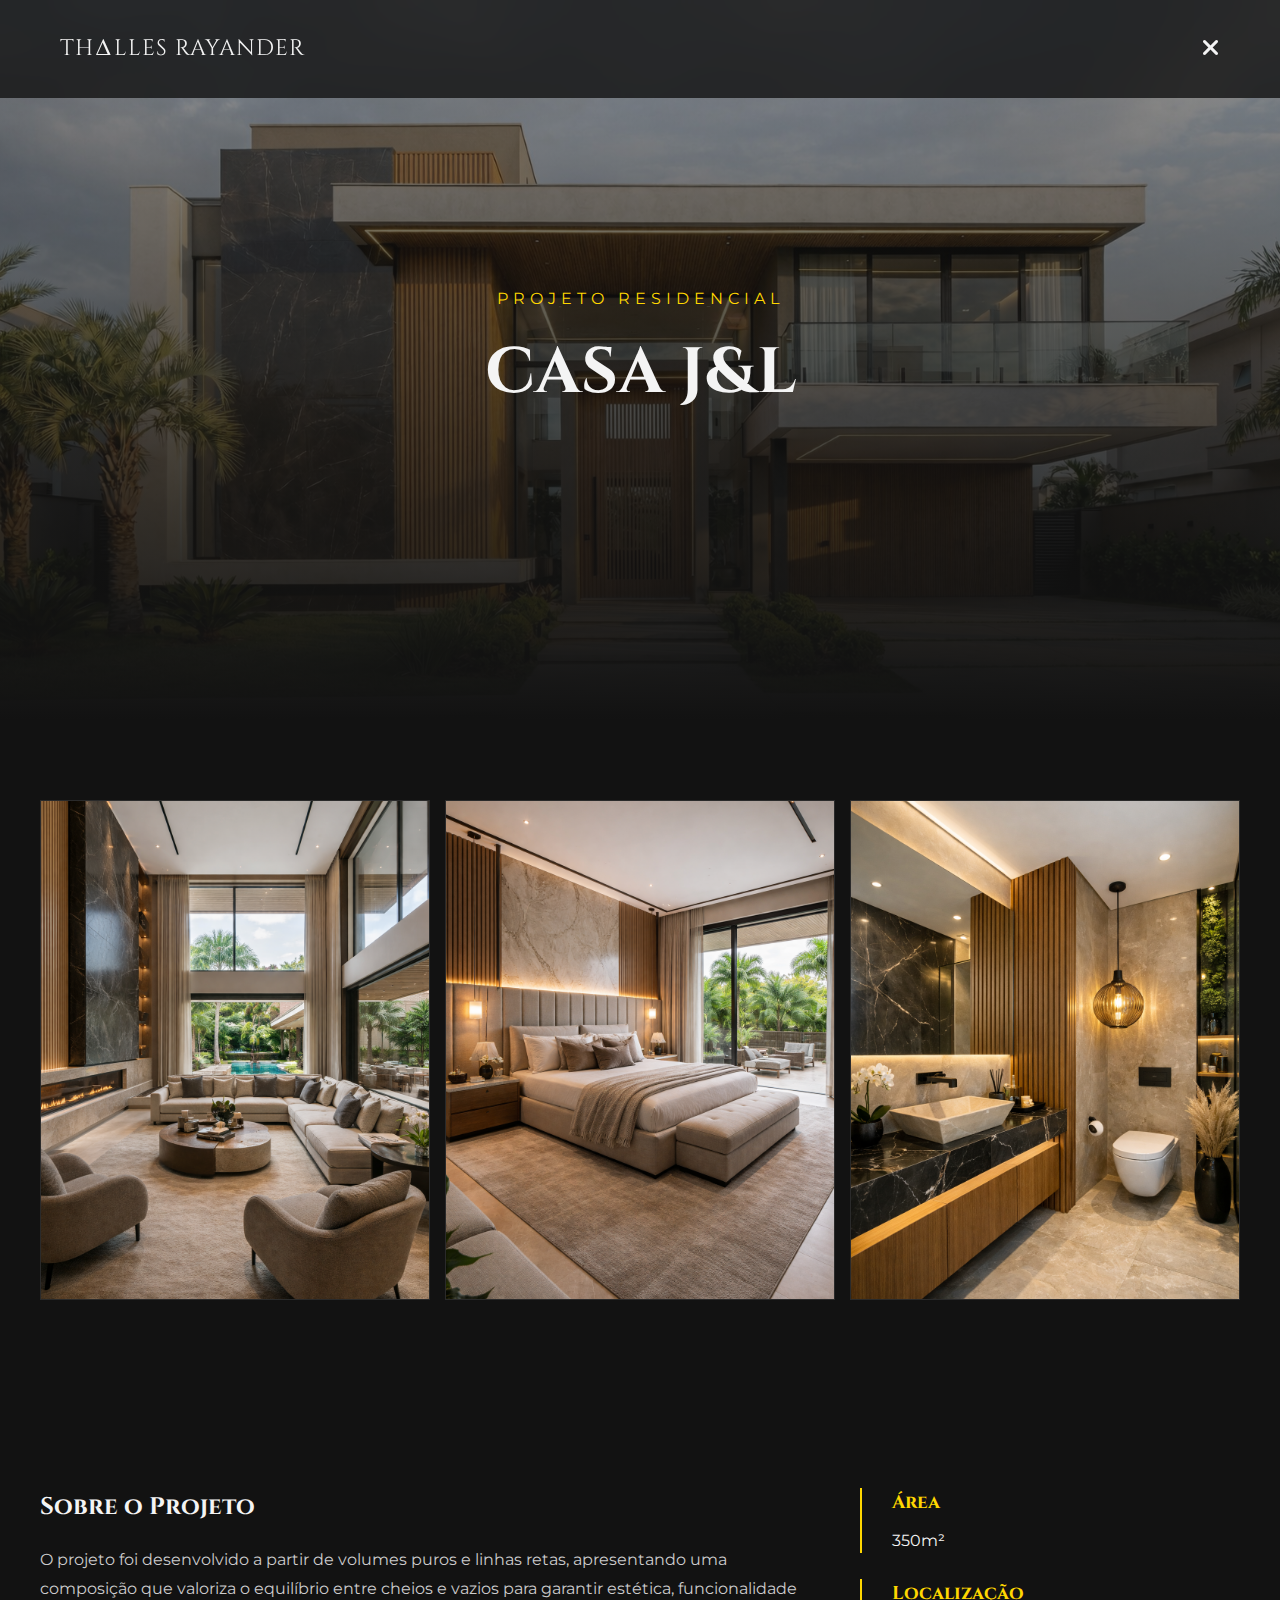
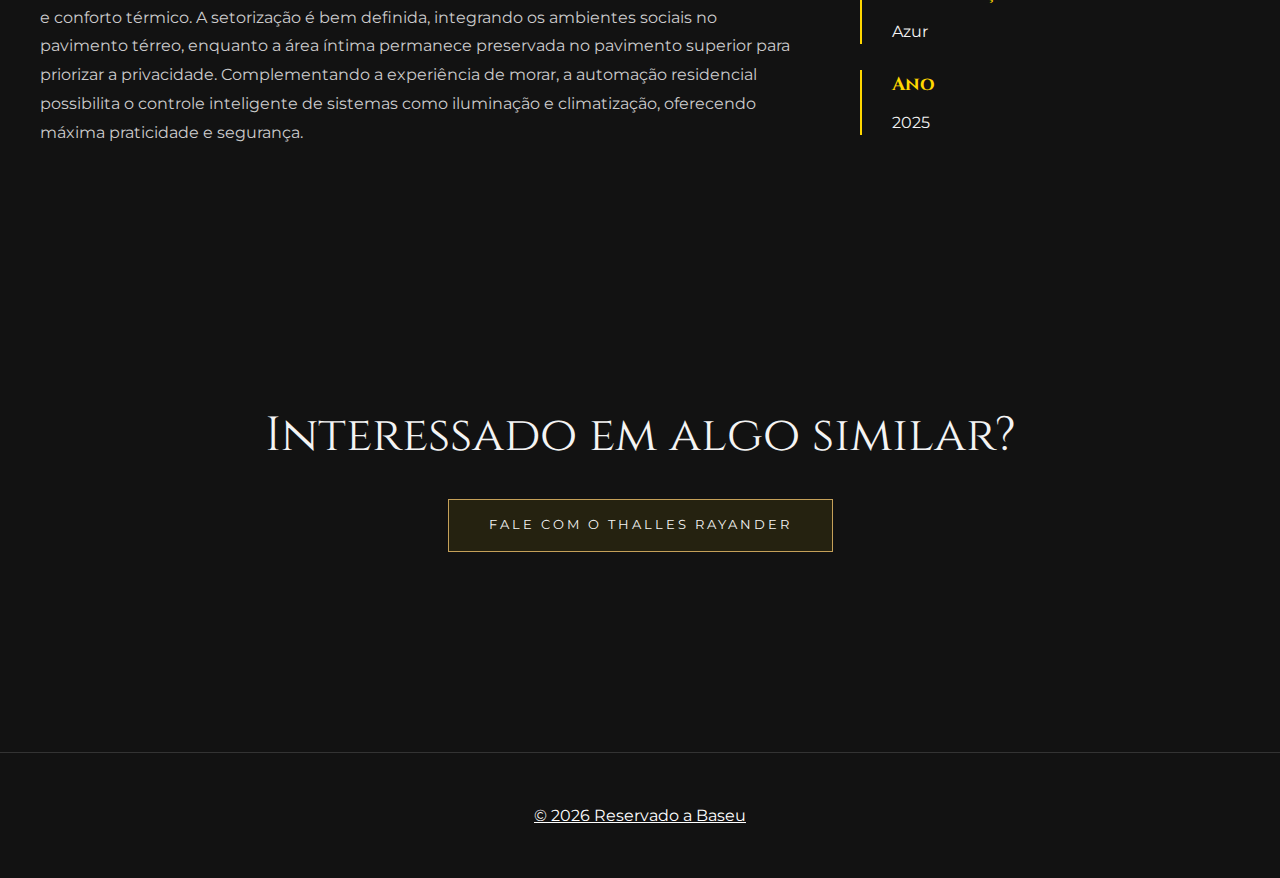
<file: projetos/casaj&l.html>
<!DOCTYPE html>
<html lang="pt-br">
<head>
    <meta charset="UTF-8">
    <meta name="viewport" content="width=device-width, initial-scale=1.0">
    <title>Projeto Casa J&L | Thalles Rayanderson</title>
    
    <link href="https://fonts.googleapis.com/css2?family=Cinzel:wght@400;700&family=Montserrat:wght@300;500&display=swap" rel="stylesheet">
    <link rel="stylesheet" href="https://cdnjs.cloudflare.com/ajax/libs/font-awesome/6.5.1/css/all.min.css">
    
    <link rel="stylesheet" href="../css/index/style.css">
    
    <style>
        /* A MÁGICA: Mude apenas esta cor em cada página de projeto */
        :root {
            --accent-color: Gold;
            --button-color: rgba(255, 217, 0, 0.082);
        }
        
        .project-header {
            padding: 30px 0;
            position: fixed;
            width: 100%;
            top: 0;
            z-index: 1000;
            background: rgba(18, 18, 18, 0.8);
            backdrop-filter: blur(15px);
        }

        .header-content {
            display: flex;
            justify-content: space-between;
            align-items: center;
        }

        .close-page {
            color: var(--text-light);
            font-size: 1.5rem;
            text-decoration: none;
            transition: 0.3s;
        }

        .close-page:hover {
            color: var(--accent-color);
            transform: rotate(90deg);
        }

        .project-hero {
            height: 80vh;
            background: linear-gradient(to bottom, rgba(18,18,18,0.2), rgba(18,18,18,1)), 
                        url('../img/foto-projeto-principal.jpg') no-repeat center center;
            background-size: cover;
            display: flex;
            align-items: center;
            justify-content: center;
            text-align: center;
        }

        .project-hero h1{
            font-size: 4rem;
        }

        .project-gallery {
            padding: 80px 0;
            background: #121212;
        }

        /* Estilo para o carrossel de 6 imagens */
        .gallery-grid {
            display: grid;
            grid-template-columns: repeat(3, 1fr);
            gap: 15px;
        }

        .gallery-item img {
            width: 100%;
            height: 500px;
            object-fit: cover;
            border: 1px solid rgba(255,255,255,0.1);
            transition: 0.5s;
        }

        .gallery-item img:hover {
            border-color: var(--accent-color);
        }

        .project-details {
            padding: 100px 0;
            display: grid;
            grid-template-columns: 2fr 1fr;
            gap: 60px;
        }

        .info-box {
            border-left: 2px solid var(--accent-color);
            padding-left: 30px;
        }

        .info-box h3 { color: var(--accent-color); font-family: 'Cinzel', serif; margin-bottom: 10px;}

        /* Tablet (Até 992px) */
        @media screen and (max-width: 992px) {
            .project-hero {
                height: 60vh;
            }

            .project-hero h1 {
                font-size: 3rem; /* Ajustado para não quebrar em telas médias */
            }

            .container {
                padding: 15px;
            }

            .gallery-grid {
                grid-template-columns: repeat(2, 1fr); /* 2 colunas no tablet */
                gap: 15px;
            }

            .gallery-item img {
                height: 500px;
            }

            .project-details {
                gap: 40px;
                padding: 60px 20px; /* Adicionado padding lateral */
            }

            .cta-content h2 {
                font-size: 3rem; 
            }
        }

/* Celulares (Até 768px) */
@media screen and (max-width: 768px) {
    .project-header {
        padding: 15px 0;
    }

    .project-hero {
        height: 80vh; /* Aumentado para manter o impacto visual no mobile */
    }

    .project-hero h1 {
        font-size: 2rem; /* Tamanho equilibrado para mobile */
        padding: 0 10px;
    }

    .project-hero span {
        font-size: 0.75rem;
        letter-spacing: 3px;
    }

    .gallery-grid {
        grid-template-columns: 1fr; /* 1 coluna: fotos grandes no celular */
        gap: 10px;
    }

    .gallery-item img {
        height: 400px; /* Mantém a imponência das fotos */
    }

    .project-details {
        grid-template-columns: 1fr; 
        padding: 40px 15px;
        text-align: center;
    }

    .info-box {
        border-left: none; 
        border-top: 1px solid var(--accent-color); 
        padding: 20px 0 0 0;
    }

    .specs {
        display: grid;
        grid-template-columns: 1fr; /* Mantém duas colunas para specs não ficarem longas */
        margin-top: 5px;
    }
}

/* Celulares Pequenos (Até 480px) */
@media screen and (max-width: 480px) {
    .project-hero h1 {
        font-size: 1.8rem;
    }

    .specs {
        grid-template-columns: 1fr; /* Em telas muito pequenas, volta para 1 coluna */
    }

    .cta-scroll {
        width: 100%; /* Botão ocupa a largura toda no celular pequeno */
        text-align: center;
    }

    .cta-content h2 {
        font-size: 2rem;
    }
}
    </style>
</head>
<body class="dark-theme">

    <header class="project-header">
        <div class="container header-content">
            <div class="logo">TH<span>Δ</span>LLES RAYANDER</div>
            <a href="../index.html" class="close-page"><i class="fas fa-times"></i></a>
        </div>
    </header>

    <main>
        <section class="project-hero" style="background-image: linear-gradient(to bottom, rgba(18,18,18,0.4), rgba(18,18,18,1)), url('./img/Casa J&L/foto 0 principal/1.png');">
            <div class="container">
                <span class="reveal-text" style="color: var(--accent-color); letter-spacing: 5px; display: block; margin-bottom: 10px;">PROJETO RESIDENCIAL</span>
                <h1 class="reveal-text" style="font-family: 'Cinzel', serif; text-transform: uppercase;">CASA J&L</h1>
            </div>
        </section>

        <section class="project-gallery container">
            <div class="gallery-grid">
                <div class="gallery-item"><img src="./img/Casa J&L/foto 1/ChatGPT Image 9 de fev. de 2026, 17_13_32.png"></div>
                <div class="gallery-item"><img src="./img/Casa J&L/foto 2/ChatGPT Image 9 de fev. de 2026, 17_15_24.png"></div>
                <div class="gallery-item"><img src="./img/Casa J&L/foto 3/ChatGPT Image 17 de fev. de 2026, 09_36_51.png"></div>
    
            </div>
        </section>

        <section class="project-details container">
            <div class="description">
                <h2 style="font-family: 'Cinzel', serif; margin-bottom: 20px;">Sobre o Projeto</h2>
                <p style="color: #ccc; line-height: 1.8;">O projeto foi desenvolvido a partir de volumes puros e linhas retas, apresentando uma composição que valoriza o equilíbrio entre cheios e vazios para garantir estética, funcionalidade e conforto térmico. A setorização é bem definida, integrando os ambientes sociais no pavimento térreo, enquanto a área íntima permanece preservada no pavimento superior para priorizar a privacidade. Complementando a experiência de morar, a automação residencial possibilita o controle inteligente de sistemas como iluminação e climatização, oferecendo máxima praticidade e segurança.</p>
            </div>
            <div class="specs">
                <div class="info-box">
                    <h3>Área</h3>
                    <p>350m²</p>
                </div>
                <br>
                <div class="info-box">
                    <h3>Localização</h3>
                    <p>Azur</p>
                </div>
                <br>
                <div class="info-box">
                    <h3>Ano</h3>
                    <p>2025</p>
                </div>
            </div>
        </section>

        <section id="cta" style="background-attachment: scroll;">
            <div class="cta-overlay"></div>
            <div class="container cta-content">
                <h2>Interessado em algo similar?</h2>
                <div class="cta-buttons">
                    <a href="https://wa.me/5585997779904?text=Olá%20Thalles,%20vi%20o%20projeto%20da%20Casa%20JeL%20no%20seu%20portfólio%20e%20gostaria%20 de%20saber%20mais%20sobre%20o%20seu%20trabalho." 
                        class="cta-scroll" 
                        target="_blank"
                        style="background-color: var(--button-color);">Fale com o Thalles Rayander</a>
                </div>
            </div>
        </section>
    </main>

    <footer style="text-align: center; padding: 50px 0; border-top: 1px solid #333;">
        <a style=" color: white; " href="https://baseu.vercel.app/">&copy; 2026 Reservado a Baseu</a>
    </footer>
</body>
</html>
</file>
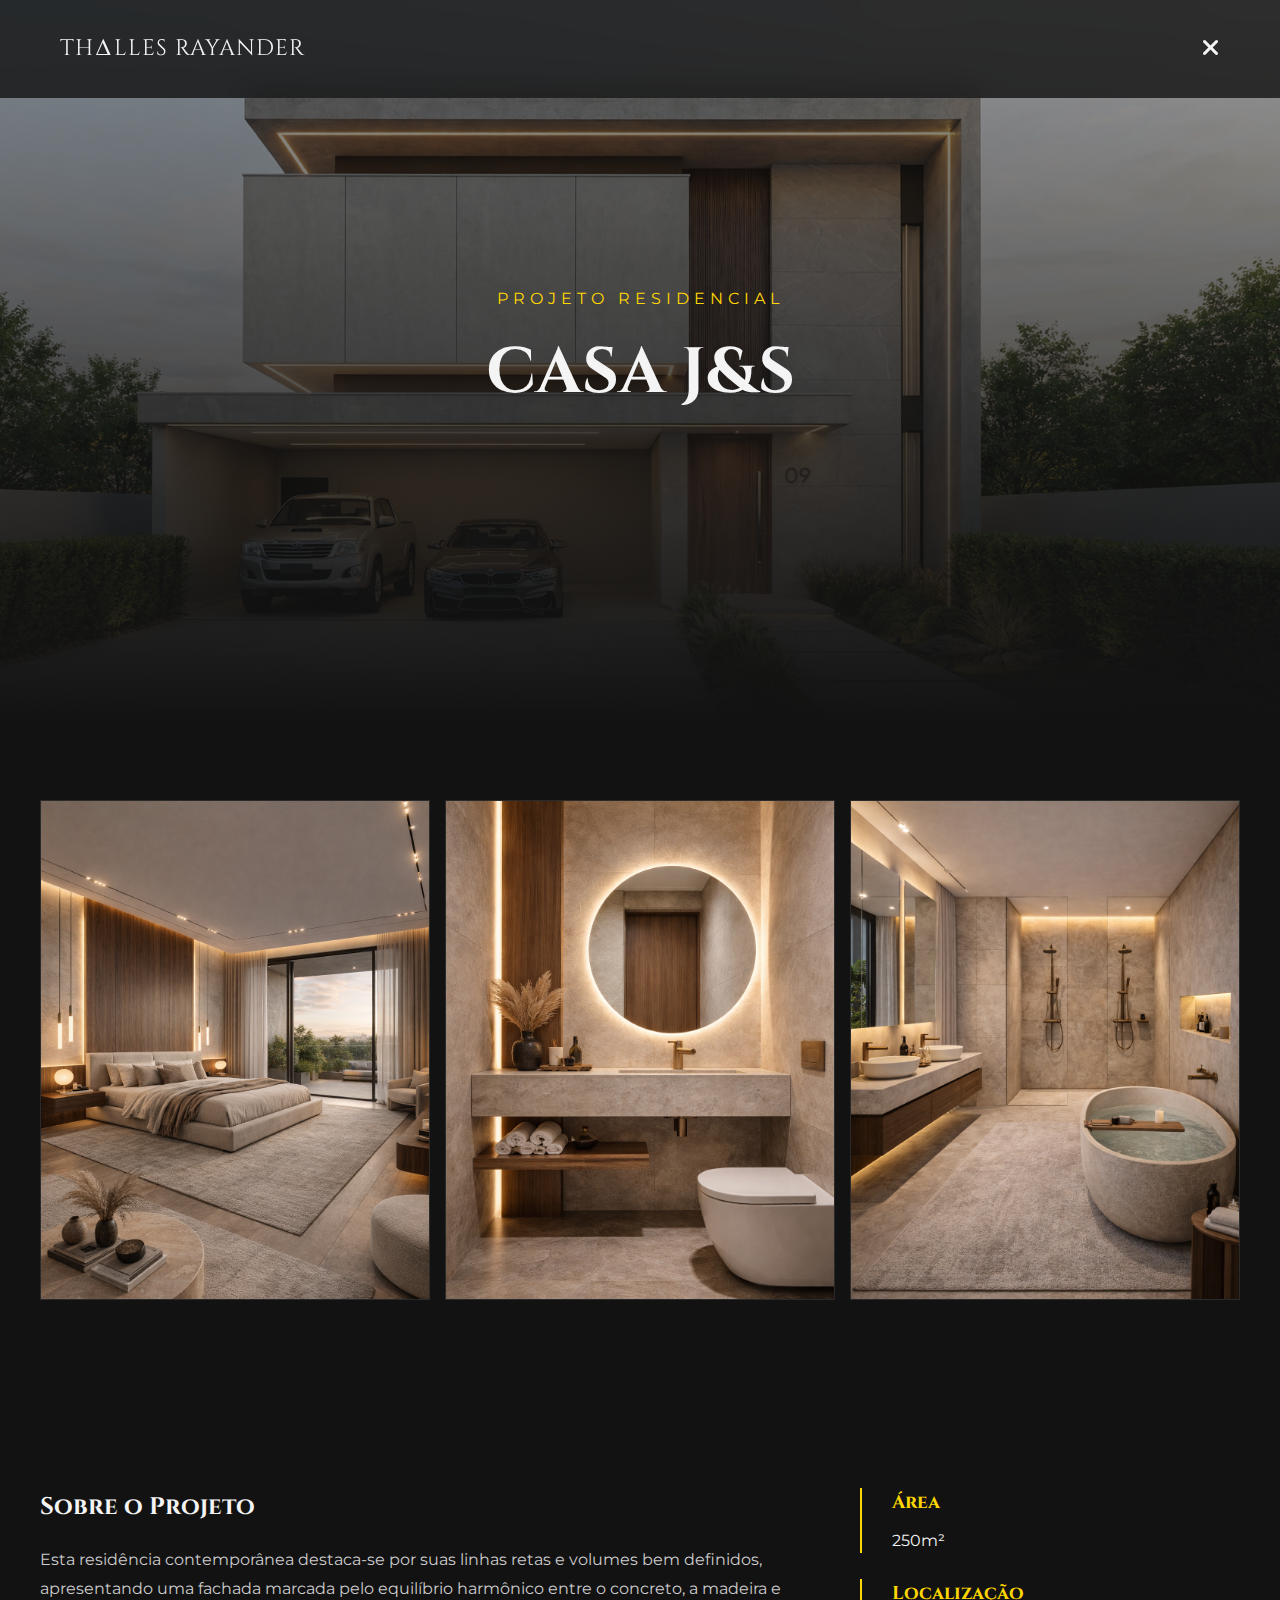
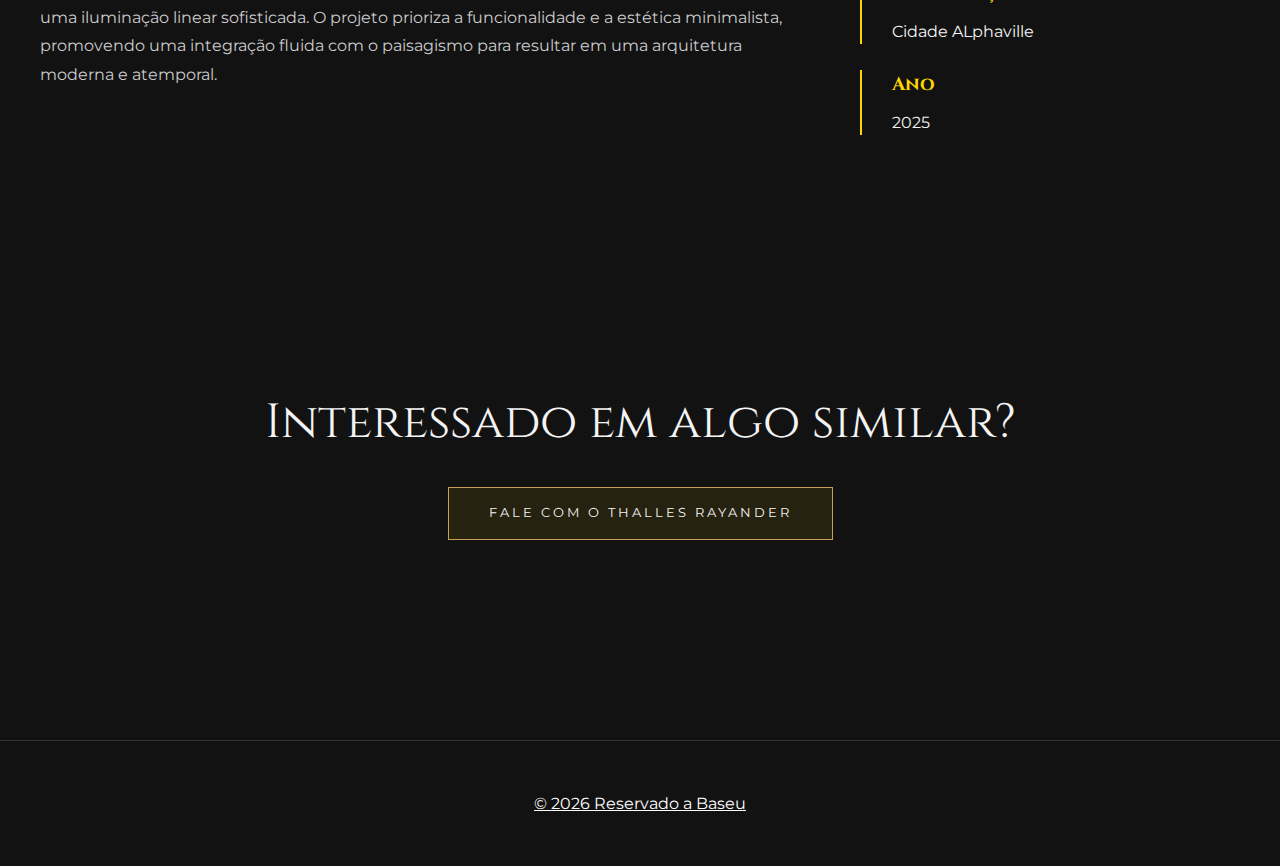
<file: projetos/casaj&s.html>
<!DOCTYPE html>
<html lang="pt-br">
<head>
    <meta charset="UTF-8">
    <meta name="viewport" content="width=device-width, initial-scale=1.0">
    <title>Projeto Projeto Casa J&S | Thalles Rayanderson</title>
    
    <link href="https://fonts.googleapis.com/css2?family=Cinzel:wght@400;700&family=Montserrat:wght@300;500&display=swap" rel="stylesheet">
    <link rel="stylesheet" href="https://cdnjs.cloudflare.com/ajax/libs/font-awesome/6.5.1/css/all.min.css">
    
    <link rel="stylesheet" href="../css/index/style.css">
    
    <style>
        /* A MÁGICA: Mude apenas esta cor em cada página de projeto */
        :root {
            --accent-color: Gold;
            --button-color: rgba(255, 217, 0, 0.082);
        }
        
        .project-header {
            padding: 30px 0;
            position: fixed;
            width: 100%;
            top: 0;
            z-index: 1000;
            background: rgba(18, 18, 18, 0.8);
            backdrop-filter: blur(15px);
        }

        .header-content {
            display: flex;
            justify-content: space-between;
            align-items: center;
        }

        .close-page {
            color: var(--text-light);
            font-size: 1.5rem;
            text-decoration: none;
            transition: 0.3s;
        }

        .close-page:hover {
            color: var(--accent-color);
            transform: rotate(90deg);
        }

        .project-hero {
            height: 80vh;
            background: linear-gradient(to bottom, rgba(18,18,18,0.2), rgba(18,18,18,1)), 
                        url('../img/foto-projeto-principal.jpg') no-repeat center center;
            background-size: cover;
            display: flex;
            align-items: center;
            justify-content: center;
            text-align: center;
        }

        .project-hero h1{
            font-size: 4rem;
        }

        .project-gallery {
            padding: 80px 0;
            background: #121212;
        }

        /* Estilo para o carrossel de 6 imagens */
        .gallery-grid {
            display: grid;
            grid-template-columns: repeat(3, 1fr);
            gap: 15px;
        }

        .gallery-item img {
            width: 100%;
            height: 500px;
            object-fit: cover;
            border: 1px solid rgba(255,255,255,0.1);
            transition: 0.5s;
        }

        .gallery-item img:hover {
            border-color: var(--accent-color);
        }

        .project-details {
            padding: 100px 0;
            display: grid;
            grid-template-columns: 2fr 1fr;
            gap: 60px;
        }

        .info-box {
            border-left: 2px solid var(--accent-color);
            padding-left: 30px;
        }

        .info-box h3 { color: var(--accent-color); font-family: 'Cinzel', serif; margin-bottom: 10px;}

        /* Tablet (Até 992px) */
        @media screen and (max-width: 992px) {
            .project-hero {
                height: 60vh;
            }

            .project-hero h1 {
                font-size: 3rem; /* Ajustado para não quebrar em telas médias */
            }

            .container {
                padding: 15px;
            }

            .gallery-grid {
                grid-template-columns: repeat(2, 1fr); /* 2 colunas no tablet */
                gap: 15px;
            }

            .gallery-item img {
                height: 500px;
            }

            .project-details {
                gap: 40px;
                padding: 60px 20px; /* Adicionado padding lateral */
            }

            .cta-content h2 {
                font-size: 3rem; 
            }
        }

/* Celulares (Até 768px) */
@media screen and (max-width: 768px) {
    .project-header {
        padding: 15px 0;
    }

    .project-hero {
        height: 80vh; /* Aumentado para manter o impacto visual no mobile */
    }

    .project-hero h1 {
        font-size: 2rem; /* Tamanho equilibrado para mobile */
        padding: 0 10px;
    }

    .project-hero span {
        font-size: 0.75rem;
        letter-spacing: 3px;
    }

    .gallery-grid {
        grid-template-columns: 1fr; /* 1 coluna: fotos grandes no celular */
        gap: 10px;
    }

    .gallery-item img {
        height: 400px; /* Mantém a imponência das fotos */
    }

    .project-details {
        grid-template-columns: 1fr; 
        padding: 40px 15px;
        text-align: center;
    }

    .info-box {
        border-left: none; 
        border-top: 1px solid var(--accent-color); 
        padding: 20px 0 0 0;
    }

    .specs {
        display: grid;
        grid-template-columns: 1fr; /* Mantém duas colunas para specs não ficarem longas */
        margin-top: 5px;
    }
}

/* Celulares Pequenos (Até 480px) */
@media screen and (max-width: 480px) {
    .project-hero h1 {
        font-size: 1.8rem;
    }

    .specs {
        grid-template-columns: 1fr; /* Em telas muito pequenas, volta para 1 coluna */
    }

    .cta-scroll {
        width: 100%; /* Botão ocupa a largura toda no celular pequeno */
        text-align: center;
    }

    .cta-content h2 {
        font-size: 2rem;
    }
}
    </style>
</head>
<body class="dark-theme">

    <header class="project-header">
        <div class="container header-content">
            <div class="logo">TH<span>Δ</span>LLES RAYANDER</div>
            <a href="../index.html" class="close-page"><i class="fas fa-times"></i></a>
        </div>
    </header>

    <main>
        <section class="project-hero" style="background-image: linear-gradient(to bottom, rgba(18,18,18,0.4), rgba(18,18,18,1)), url('./img/Casa J&S/foto 0 principal/ChatGPT\ Image\ 17\ de\ fev.\ de\ 2026\,\ 09_49_35.png');">
            <div class="container">
                <span class="reveal-text" style="color: var(--accent-color); letter-spacing: 5px; display: block; margin-bottom: 10px;">PROJETO RESIDENCIAL</span>
                <h1 class="reveal-text" style="font-family: 'Cinzel', serif; text-transform: uppercase;">CASA J&S</h1>
            </div>
        </section>

        <section class="project-gallery container">
            <div class="gallery-grid">
                <div class="gallery-item"><img src="./img/Casa J&S/foto 1/ChatGPT Image 25 de jan. de 2026, 19_27_04.png"></div>
                <div class="gallery-item"><img src="./img/Casa J&S/foto 2/ChatGPT Image 25 de jan. de 2026, 19_38_12.png"></div>
                <div class="gallery-item"><img src="./img/Casa J&S/foto 3/ChatGPT Image 25 de jan. de 2026, 19_40_06.png"></div>
    
            </div>
        </section>

        <section class="project-details container">
            <div class="description">
                <h2 style="font-family: 'Cinzel', serif; margin-bottom: 20px;">Sobre o Projeto</h2>
                <p style="color: #ccc; line-height: 1.8;">Esta residência contemporânea destaca-se por suas linhas retas e volumes bem definidos, apresentando uma fachada marcada pelo equilíbrio harmônico entre o concreto, a madeira e uma iluminação linear sofisticada. O projeto prioriza a funcionalidade e a estética minimalista, promovendo uma integração fluida com o paisagismo para resultar em uma arquitetura moderna e atemporal.</p>
            </div>
            <div class="specs">
                <div class="info-box">
                    <h3>Área</h3>
                    <p>250m²</p>
                </div>
                <br>
                <div class="info-box">
                    <h3>Localização</h3>
                    <p>Cidade ALphaville</p>
                </div>
                <br>
                <div class="info-box">
                    <h3>Ano</h3>
                    <p>2025</p>
                </div>
            </div>
        </section>

        <section id="cta" style="background-attachment: scroll;">
            <div class="cta-overlay"></div>
            <div class="container cta-content">
                <h2>Interessado em algo similar?</h2>
                <div class="cta-buttons">
                    <a href="https://wa.me/5585997779904?text=Olá%20Thalles,%20vi%20o%20projeto%20da%20Casa%20JeS%20no%20seu%20portfólio%20e%20gostaria%20 de%20saber%20mais%20sobre%20o%20seu%20trabalho." 
                        class="cta-scroll" 
                        target="_blank"
                        style="background-color: var(--button-color);">Fale com o Thalles Rayander</a>
                </div>
            </div>
        </section>
    </main>

    <footer style="text-align: center; padding: 50px 0; border-top: 1px solid #333;">
        <a style=" color: white; " href="https://baseu.vercel.app/">&copy; 2026 Reservado a Baseu</a>
    </footer>

</body>
</html>
</file>
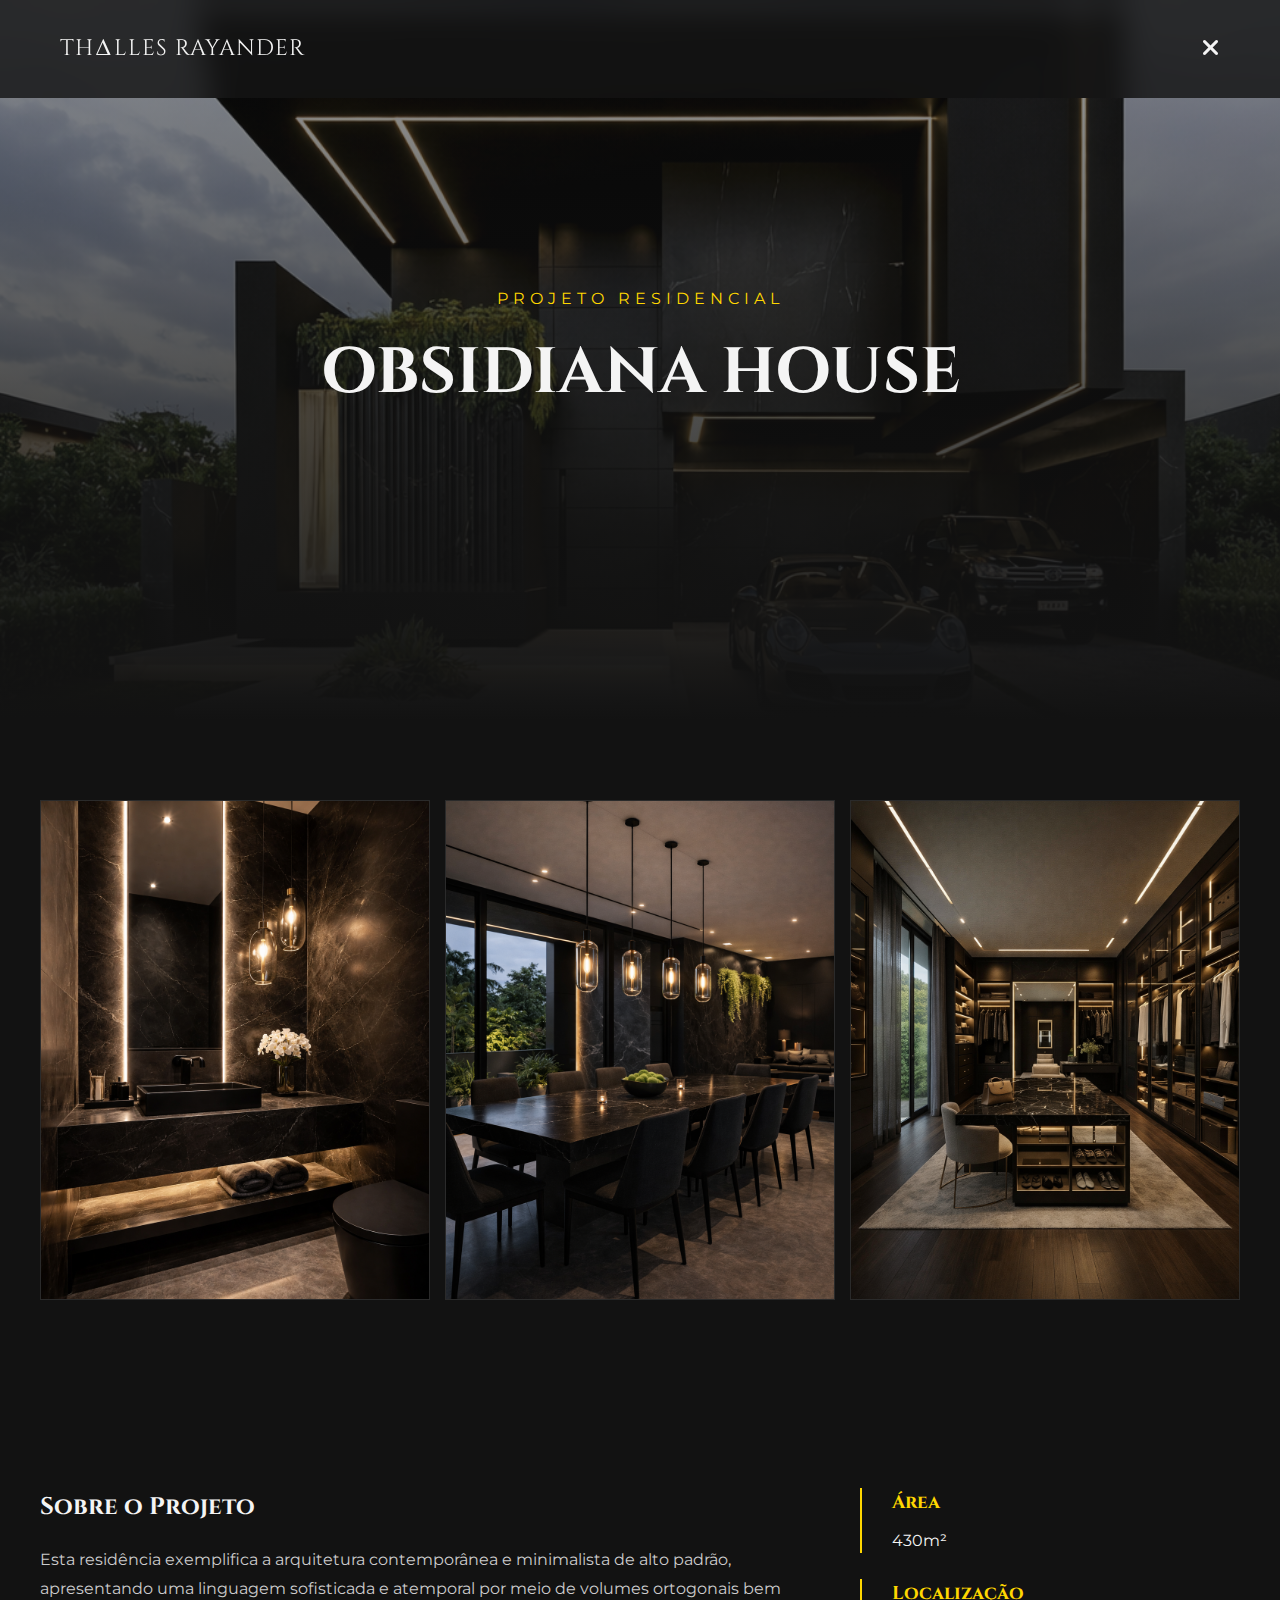
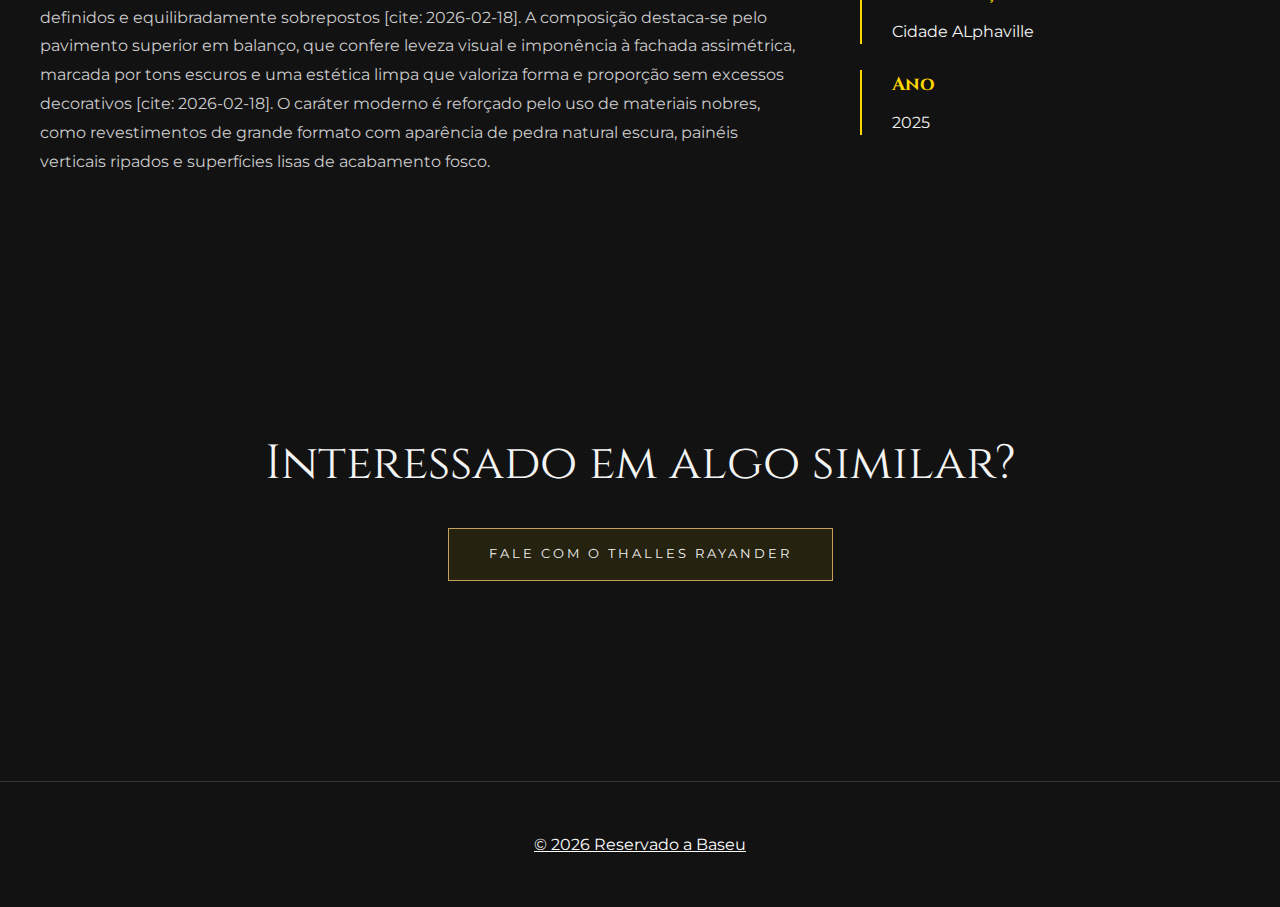
<file: projetos/casaobsidiana.html>
<!DOCTYPE html>
<html lang="pt-br">
<head>
    <meta charset="UTF-8">
    <meta name="viewport" content="width=device-width, initial-scale=1.0">
    <title>Projeto Obsidiana House | Thalles Rayanderson</title>
    
    <link href="https://fonts.googleapis.com/css2?family=Cinzel:wght@400;700&family=Montserrat:wght@300;500&display=swap" rel="stylesheet">
    <link rel="stylesheet" href="https://cdnjs.cloudflare.com/ajax/libs/font-awesome/6.5.1/css/all.min.css">
    
    <link rel="stylesheet" href="../css/index/style.css">
    
    <style>
        /* A MÁGICA: Mude apenas esta cor em cada página de projeto */
        :root {
            --accent-color: Gold;
            --button-color: rgba(255, 217, 0, 0.082);
        }
        
        .project-header {
            padding: 30px 0;
            position: fixed;
            width: 100%;
            top: 0;
            z-index: 1000;
            background: rgba(18, 18, 18, 0.8);
            backdrop-filter: blur(15px);
        }

        .header-content {
            display: flex;
            justify-content: space-between;
            align-items: center;
        }

        .close-page {
            color: var(--text-light);
            font-size: 1.5rem;
            text-decoration: none;
            transition: 0.3s;
        }

        .close-page:hover {
            color: var(--accent-color);
            transform: rotate(90deg);
        }

        .project-hero {
            height: 80vh;
            background: linear-gradient(to bottom, rgba(18,18,18,0.2), rgba(18,18,18,1)), 
                        url('../img/foto-projeto-principal.jpg') no-repeat center center;
            background-size: cover;
            display: flex;
            align-items: center;
            justify-content: center;
            text-align: center;
        }

        .project-hero h1{
            font-size: 4rem;
        }

        .project-gallery {
            padding: 80px 0;
            background: #121212;
        }

        /* Estilo para o carrossel de 6 imagens */
        .gallery-grid {
            display: grid;
            grid-template-columns: repeat(3, 1fr);
            gap: 15px;
        }

        .gallery-item img {
            width: 100%;
            height: 500px;
            object-fit: cover;
            border: 1px solid rgba(255,255,255,0.1);
            transition: 0.5s;
        }

        .gallery-item img:hover {
            border-color: var(--accent-color);
        }

        .project-details {
            padding: 100px 0;
            display: grid;
            grid-template-columns: 2fr 1fr;
            gap: 60px;
        }

        .info-box {
            border-left: 2px solid var(--accent-color);
            padding-left: 30px;
        }

        .info-box h3 { color: var(--accent-color); font-family: 'Cinzel', serif; margin-bottom: 10px;}

        /* Tablet (Até 992px) */
        @media screen and (max-width: 992px) {
            .project-hero {
                height: 60vh;
            }

            .project-hero h1 {
                font-size: 3rem; /* Ajustado para não quebrar em telas médias */
            }

            .container {
                padding: 15px;
            }

            .gallery-grid {
                grid-template-columns: repeat(2, 1fr); /* 2 colunas no tablet */
                gap: 15px;
            }

            .gallery-item img {
                height: 500px;
            }

            .project-details {
                gap: 40px;
                padding: 60px 20px; /* Adicionado padding lateral */
            }

            .cta-content h2 {
                font-size: 3rem; 
            }
        }

/* Celulares (Até 768px) */
@media screen and (max-width: 768px) {
    .project-header {
        padding: 15px 0;
    }

    .project-hero {
        height: 80vh; /* Aumentado para manter o impacto visual no mobile */
    }

    .project-hero h1 {
        font-size: 2rem; /* Tamanho equilibrado para mobile */
        padding: 0 10px;
    }

    .project-hero span {
        font-size: 0.75rem;
        letter-spacing: 3px;
    }

    .gallery-grid {
        grid-template-columns: 1fr; /* 1 coluna: fotos grandes no celular */
        gap: 10px;
    }

    .gallery-item img {
        height: 400px; /* Mantém a imponência das fotos */
    }

    .project-details {
        grid-template-columns: 1fr; 
        padding: 40px 15px;
        text-align: center;
    }

    .info-box {
        border-left: none; 
        border-top: 1px solid var(--accent-color); 
        padding: 20px 0 0 0;
    }

    .specs {
        display: grid;
        grid-template-columns: 1fr; /* Mantém duas colunas para specs não ficarem longas */
        margin-top: 5px;
    }
}

/* Celulares Pequenos (Até 480px) */
@media screen and (max-width: 480px) {
    .project-hero h1 {
        font-size: 1.8rem;
    }

    .specs {
        grid-template-columns: 1fr; /* Em telas muito pequenas, volta para 1 coluna */
    }

    .cta-scroll {
        width: 100%; /* Botão ocupa a largura toda no celular pequeno */
        text-align: center;
    }

    .cta-content h2 {
        font-size: 2rem;
    }
}
    </style>
</head>
<body class="dark-theme">

    <header class="project-header">
        <div class="container header-content">
            <div class="logo">TH<span>Δ</span>LLES RAYANDER</div>
            <a href="../index.html" class="close-page"><i class="fas fa-times"></i></a>
        </div>
    </header>

    <main>
        <section class="project-hero" style="background-image: linear-gradient(to bottom, rgba(18,18,18,0.4), rgba(18,18,18,1)), url('./img/Casa Obsidiana/foto 0 principal/Foto principal.png">
            <div class="container">
                <span class="reveal-text" style="color: var(--accent-color); letter-spacing: 5px; display: block; margin-bottom: 10px;">PROJETO RESIDENCIAL</span>
                <h1 class="reveal-text" style="font-family: 'Cinzel', serif; text-transform: uppercase;">Obsidiana House</h1>
            </div>
        </section>

        <section class="project-gallery container">
            <div class="gallery-grid">
                <div class="gallery-item"><img src="./img/Casa Obsidiana/foto 1/1.png"></div>
                <div class="gallery-item"><img src="./img/Casa Obsidiana/foto 2/2.png"></div>
                <div class="gallery-item"><img src="./img/Casa Obsidiana/foto 3/3.png"></div>
    
            </div>
        </section>

        <section class="project-details container">
            <div class="description">
                <h2 style="font-family: 'Cinzel', serif; margin-bottom: 20px;">Sobre o Projeto</h2>
                <p style="color: #ccc; line-height: 1.8;">Esta residência exemplifica a arquitetura contemporânea e minimalista de alto padrão, apresentando uma linguagem sofisticada e atemporal por meio de volumes ortogonais bem definidos e equilibradamente sobrepostos [cite: 2026-02-18]. A composição destaca-se pelo pavimento superior em balanço, que confere leveza visual e imponência à fachada assimétrica, marcada por tons escuros e uma estética limpa que valoriza forma e proporção sem excessos decorativos [cite: 2026-02-18]. O caráter moderno é reforçado pelo uso de materiais nobres, como revestimentos de grande formato com aparência de pedra natural escura, painéis verticais ripados e superfícies lisas de acabamento fosco.</p>
            </div>
            <div class="specs">
                <div class="info-box">
                    <h3>Área</h3>
                    <p>430m²</p>
                </div>
                <br>
                <div class="info-box">
                    <h3>Localização</h3>
                    <p>Cidade ALphaville</p>
                </div>
                <br>
                <div class="info-box">
                    <h3>Ano</h3>
                    <p>2025</p>
                </div>
            </div>
        </section>

        <section id="cta" style="background-attachment: scroll;">
            <div class="cta-overlay"></div>
            <div class="container cta-content">
                <h2>Interessado em algo similar?</h2>
                <div class="cta-buttons">
                    <a href="https://wa.me/5585997779904?text=Olá%20Thalles,%20vi%20o%20projeto%20da%20Casa%20Obsidiana%20House%20no%20seu%20portfólio%20e%20gostaria%20 de%20saber%20mais%20sobre%20o%20seu%20trabalho." 
                        class="cta-scroll" 
                        target="_blank"
                        style="background-color: var(--button-color);">Fale com o Thalles Rayander</a>
                </div>
            </div>
        </section>
    </main>

    <footer style="text-align: center; padding: 50px 0; border-top: 1px solid #333;">
        <a style=" color: white; " href="https://baseu.vercel.app/">&copy; 2026 Reservado a Baseu</a>
    </footer>

</body>
</html>
</file>
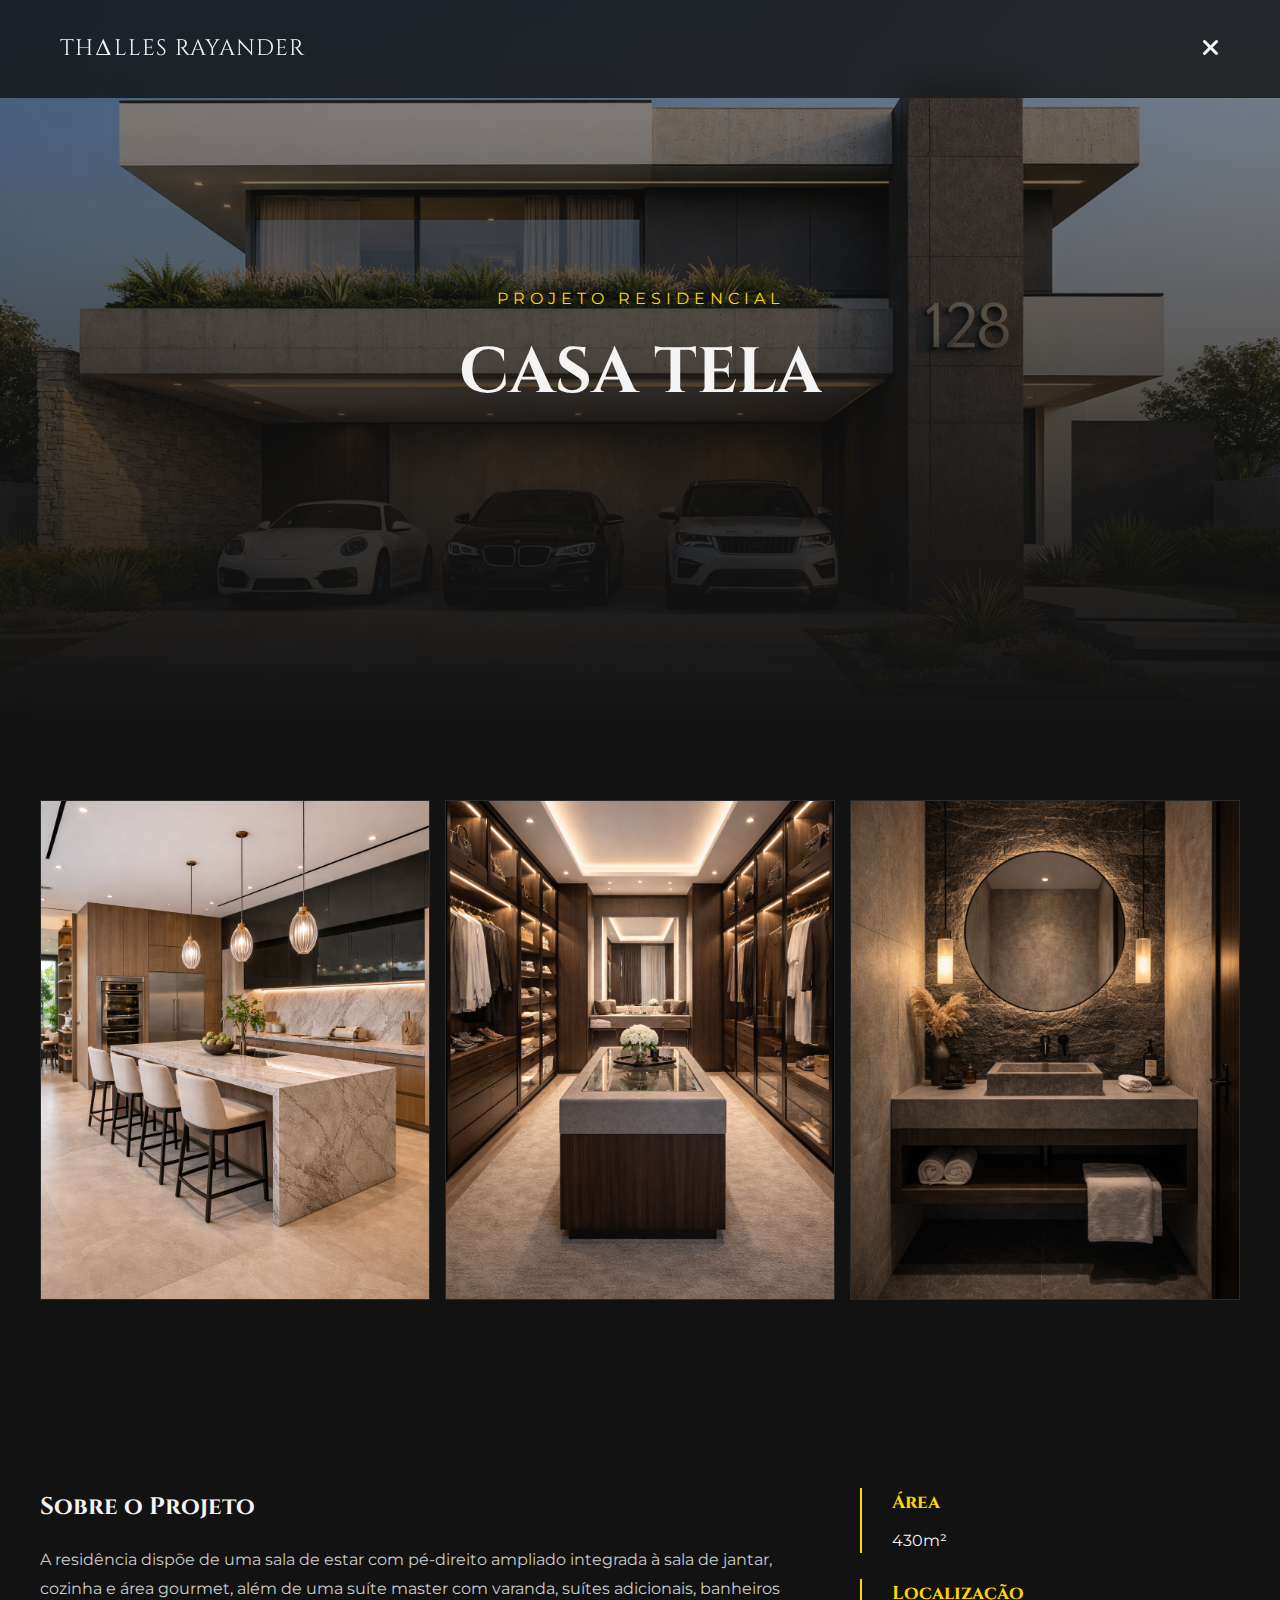
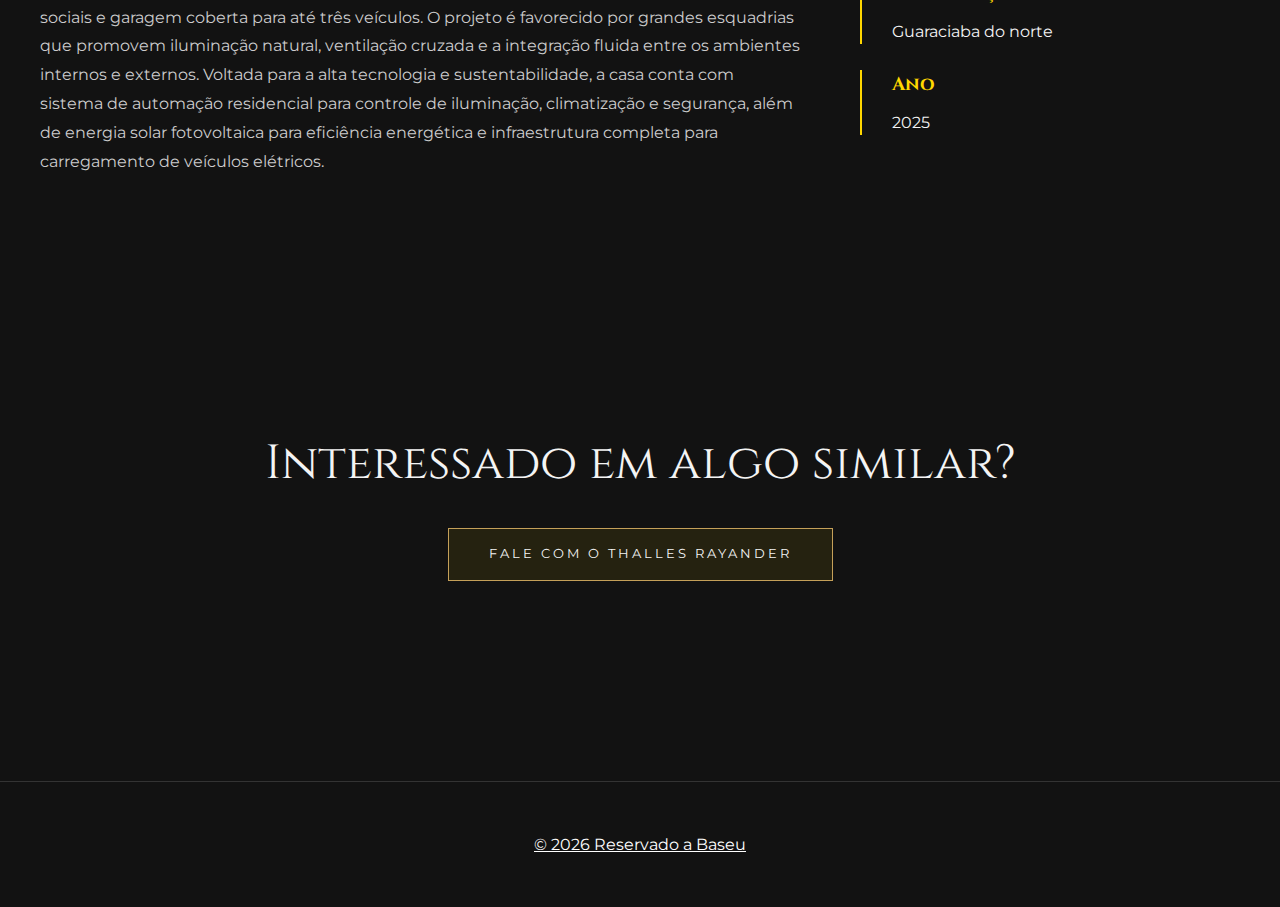
<file: projetos/casatela.html>
<!DOCTYPE html>
<html lang="pt-br">
<head>
    <meta charset="UTF-8">
    <meta name="viewport" content="width=device-width, initial-scale=1.0">
    <title>Projeto Casa Tela | Thalles Rayanderson</title>
    
    <link href="https://fonts.googleapis.com/css2?family=Cinzel:wght@400;700&family=Montserrat:wght@300;500&display=swap" rel="stylesheet">
    <link rel="stylesheet" href="https://cdnjs.cloudflare.com/ajax/libs/font-awesome/6.5.1/css/all.min.css">
    
    <link rel="stylesheet" href="../css/index/style.css">
    
    <style>
        /* A MÁGICA: Mude apenas esta cor em cada página de projeto */
        :root {
            --accent-color: Gold;
            --button-color: rgba(255, 217, 0, 0.082);
        }
        
        .project-header {
            padding: 30px 0;
            position: fixed;
            width: 100%;
            top: 0;
            z-index: 1000;
            background: rgba(18, 18, 18, 0.8);
            backdrop-filter: blur(15px);
        }

        .header-content {
            display: flex;
            justify-content: space-between;
            align-items: center;
        }

        .close-page {
            color: var(--text-light);
            font-size: 1.5rem;
            text-decoration: none;
            transition: 0.3s;
        }

        .close-page:hover {
            color: var(--accent-color);
            transform: rotate(90deg);
        }

        .project-hero {
            height: 80vh;
            background: linear-gradient(to bottom, rgba(18,18,18,0.2), rgba(18,18,18,1)), 
                        url('../img/foto-projeto-principal.jpg') no-repeat center center;
            background-size: cover;
            display: flex;
            align-items: center;
            justify-content: center;
            text-align: center;
        }

        .project-hero h1{
            font-size: 4rem;
        }

        .project-gallery {
            padding: 80px 0;
            background: #121212;
        }

        /* Estilo para o carrossel de 6 imagens */
        .gallery-grid {
            display: grid;
            grid-template-columns: repeat(3, 1fr);
            gap: 15px;
        }

        .gallery-item img {
            width: 100%;
            height: 500px;
            object-fit: cover;
            border: 1px solid rgba(255,255,255,0.1);
            transition: 0.5s;
        }

        .gallery-item img:hover {
            border-color: var(--accent-color);
        }

        .project-details {
            padding: 100px 0;
            display: grid;
            grid-template-columns: 2fr 1fr;
            gap: 60px;
        }

        .info-box {
            border-left: 2px solid var(--accent-color);
            padding-left: 30px;
        }

        .info-box h3 { color: var(--accent-color); font-family: 'Cinzel', serif; margin-bottom: 10px;}

        /* Tablet (Até 992px) */
        @media screen and (max-width: 992px) {
            .project-hero {
                height: 60vh;
            }

            .project-hero h1 {
                font-size: 3rem; /* Ajustado para não quebrar em telas médias */
            }

            .container {
                padding: 15px;
            }

            .gallery-grid {
                grid-template-columns: repeat(2, 1fr); /* 2 colunas no tablet */
                gap: 15px;
            }

            .gallery-item img {
                height: 500px;
            }

            .project-details {
                gap: 40px;
                padding: 60px 20px; /* Adicionado padding lateral */
            }

            .cta-content h2 {
                font-size: 3rem; 
            }
        }

/* Celulares (Até 768px) */
@media screen and (max-width: 768px) {
    .project-header {
        padding: 15px 0;
    }

    .project-hero {
        height: 80vh; /* Aumentado para manter o impacto visual no mobile */
    }

    .project-hero h1 {
        font-size: 2rem; /* Tamanho equilibrado para mobile */
        padding: 0 10px;
    }

    .project-hero span {
        font-size: 0.75rem;
        letter-spacing: 3px;
    }

    .gallery-grid {
        grid-template-columns: 1fr; /* 1 coluna: fotos grandes no celular */
        gap: 10px;
    }

    .gallery-item img {
        height: 400px; /* Mantém a imponência das fotos */
    }

    .project-details {
        grid-template-columns: 1fr; 
        padding: 40px 15px;
        text-align: center;
    }

    .info-box {
        border-left: none; 
        border-top: 1px solid var(--accent-color); 
        padding: 20px 0 0 0;
    }

    .specs {
        display: grid;
        grid-template-columns: 1fr; /* Mantém duas colunas para specs não ficarem longas */
        margin-top: 5px;
    }
}

/* Celulares Pequenos (Até 480px) */
@media screen and (max-width: 480px) {
    .project-hero h1 {
        font-size: 1.8rem;
    }

    .specs {
        grid-template-columns: 1fr; /* Em telas muito pequenas, volta para 1 coluna */
    }

    .cta-scroll {
        width: 100%; /* Botão ocupa a largura toda no celular pequeno */
        text-align: center;
    }

    .cta-content h2 {
        font-size: 2rem;
    }
}
    </style>
</head>
<body class="dark-theme">

    <header class="project-header">
        <div class="container header-content">
            <div class="logo">TH<span>Δ</span>LLES RAYANDER</div>
            <a href="../index.html" class="close-page"><i class="fas fa-times"></i></a>
        </div>
    </header>

    <main>
        <section class="project-hero" style="background-image: linear-gradient(to bottom, rgba(18,18,18,0.4), rgba(18,18,18,1)), url('./img/Casa Tela/foto 0 principal/ChatGPT Image 19 de jan. de 2026, 16_33_19.png">
            <div class="container">
                <span class="reveal-text" style="color: var(--accent-color); letter-spacing: 5px; display: block; margin-bottom: 10px;">PROJETO RESIDENCIAL</span>
                <h1 class="reveal-text" style="font-family: 'Cinzel', serif; text-transform: uppercase;">Casa Tela</h1>
            </div>
        </section>

        <section class="project-gallery container">
            <div class="gallery-grid">
                <div class="gallery-item"><img src="./img/Casa Tela/foto 1/ChatGPT Image 9 de fev. de 2026, 17_23_54.png"></div>
                <div class="gallery-item"><img src="./img/Casa Tela/foto 2/ChatGPT Image 17 de fev. de 2026, 09_57_30.png"></div>
                <div class="gallery-item"><img src="./img/Casa Tela/foto 3/ChatGPT Image 17 de fev. de 2026, 09_58_57.png"></div>
    
            </div>
        </section>

        <section class="project-details container">
            <div class="description">
                <h2 style="font-family: 'Cinzel', serif; margin-bottom: 20px;">Sobre o Projeto</h2>
                <p style="color: #ccc; line-height: 1.8;">A residência dispõe de uma sala de estar com pé-direito ampliado integrada à sala de jantar, cozinha e área gourmet, além de uma suíte master com varanda, suítes adicionais, banheiros sociais e garagem coberta para até três veículos. O projeto é favorecido por grandes esquadrias que promovem iluminação natural, ventilação cruzada e a integração fluida entre os ambientes internos e externos. Voltada para a alta tecnologia e sustentabilidade, a casa conta com sistema de automação residencial para controle de iluminação, climatização e segurança, além de energia solar fotovoltaica para eficiência energética e infraestrutura completa para carregamento de veículos elétricos.</p>
            </div>
            <div class="specs">
                <div class="info-box">
                    <h3>Área</h3>
                    <p>430m²</p>
                </div>
                <br>
                <div class="info-box">
                    <h3>Localização</h3>
                    <p>Guaraciaba do norte</p>
                </div>
                <br>
                <div class="info-box">
                    <h3>Ano</h3>
                    <p>2025</p>
                </div>
            </div>
        </section>

        <section id="cta" style="background-attachment: scroll;">
            <div class="cta-overlay"></div>
            <div class="container cta-content">
                <h2>Interessado em algo similar?</h2>
                <div class="cta-buttons">
                    <a href="https://wa.me/5585997779904?text=Olá%20Thalles,%20vi%20o%20projeto%20da%20Casa%20Tela%20no%20seu%20portfólio%20e%20gostaria%20 de%20saber%20mais%20sobre%20o%20seu%20trabalho." 
                        class="cta-scroll" 
                        target="_blank"
                        style="background-color: var(--button-color);">Fale com o Thalles Rayander</a>
                </div>
            </div>
        </section>
    </main>

    <footer style="text-align: center; padding: 50px 0; border-top: 1px solid #333;">
        <a style=" color: white; " href="https://baseu.vercel.app/">&copy; 2026 Reservado a Baseu</a>
    </footer>

</body>
</html>
</file>
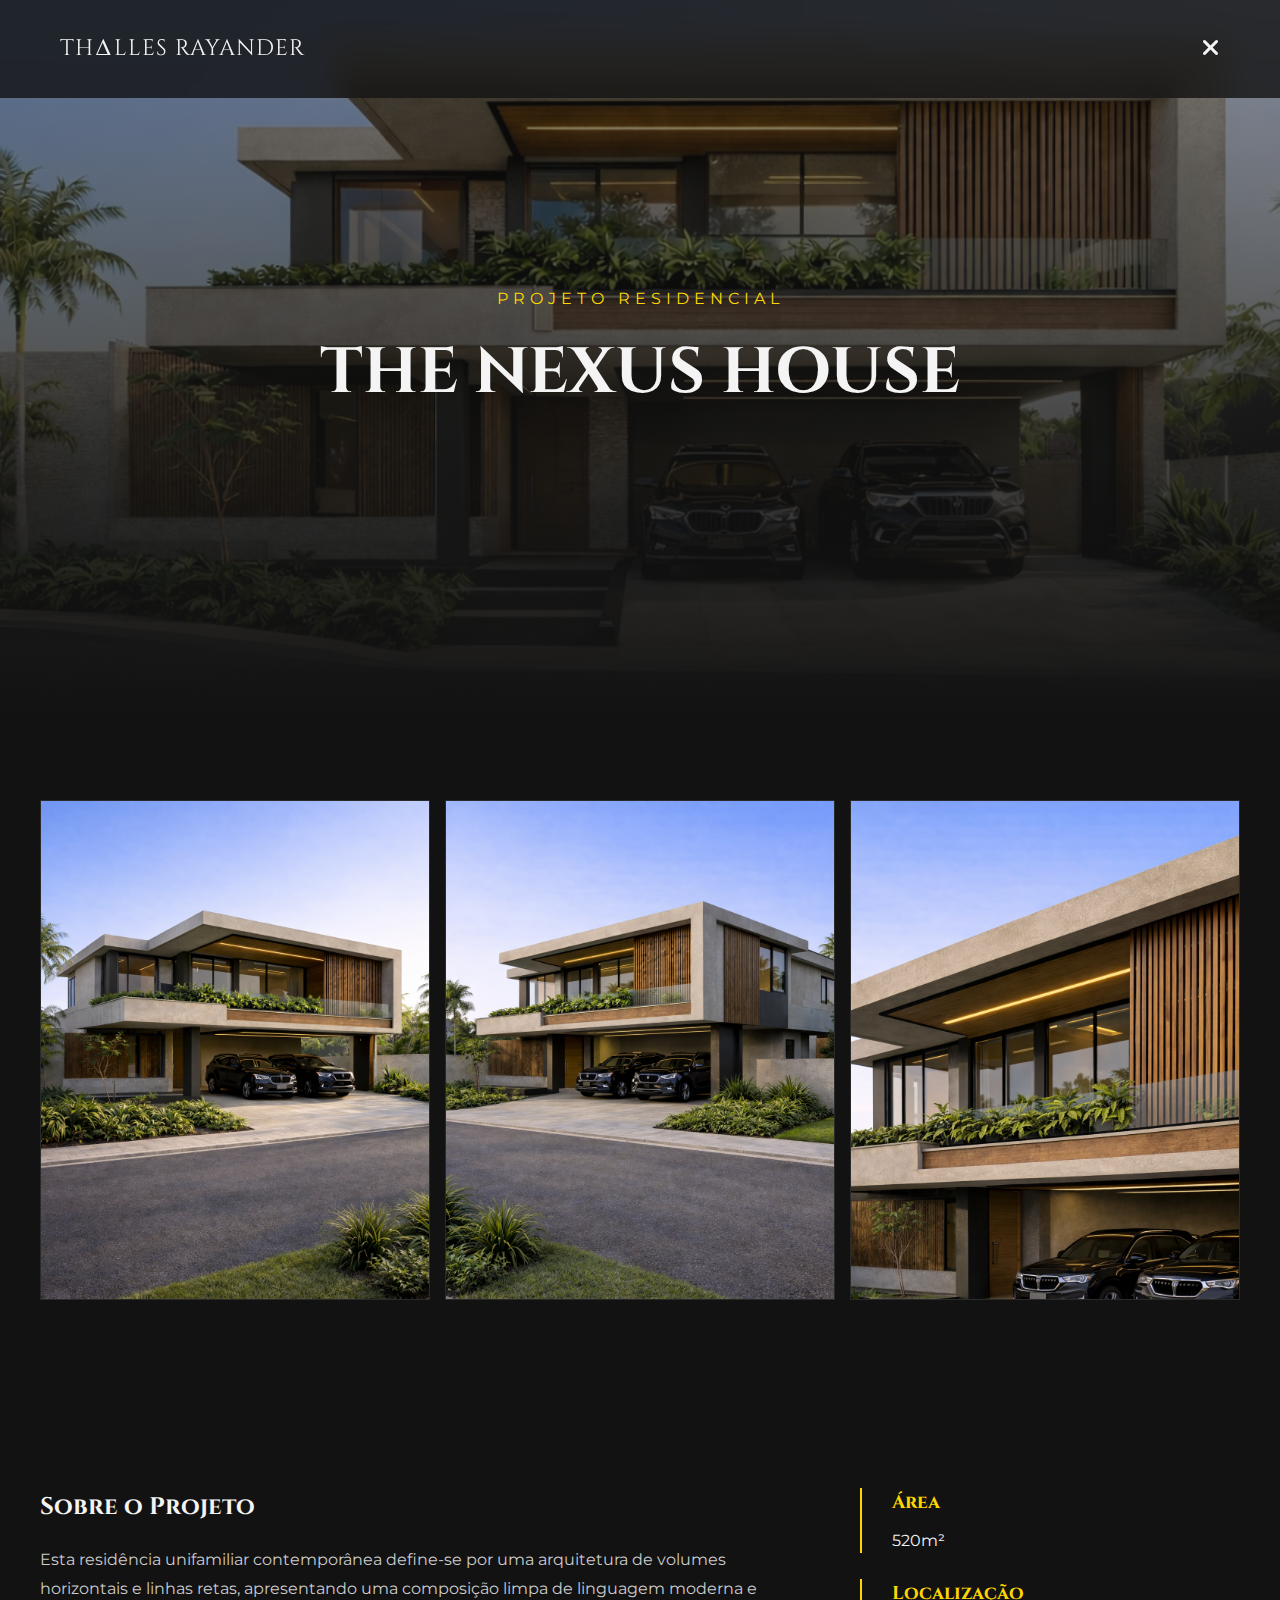
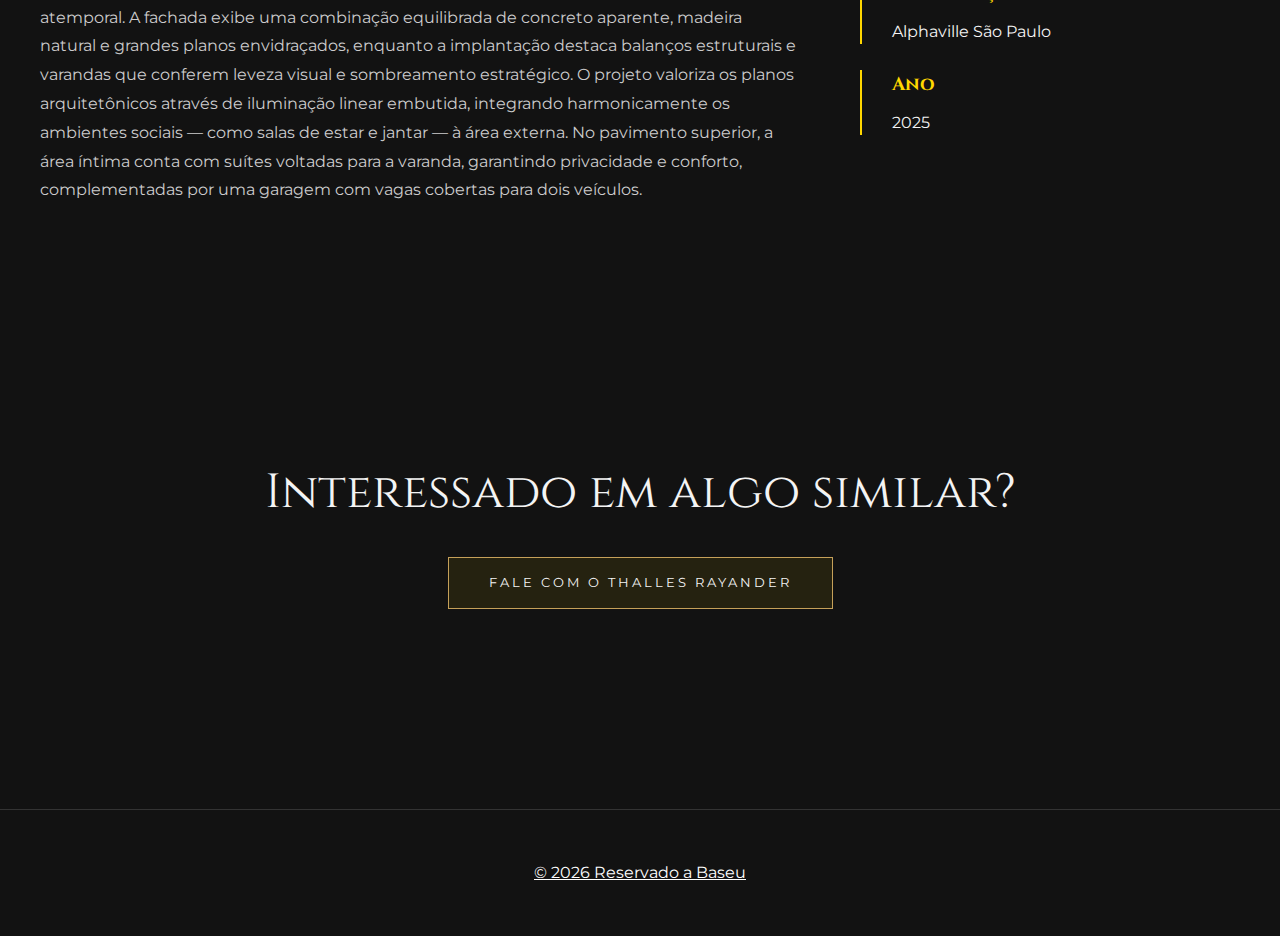
<file: projetos/thenexushouse.html>
<!DOCTYPE html>
<html lang="pt-br">
<head>
    <meta charset="UTF-8">
    <meta name="viewport" content="width=device-width, initial-scale=1.0">
    <title>Projeto The Nexus House | Thalles Rayanderson</title>
    
    <link href="https://fonts.googleapis.com/css2?family=Cinzel:wght@400;700&family=Montserrat:wght@300;500&display=swap" rel="stylesheet">
    <link rel="stylesheet" href="https://cdnjs.cloudflare.com/ajax/libs/font-awesome/6.5.1/css/all.min.css">
    
    <link rel="stylesheet" href="../css/index/style.css">
    
    <style>
        :root {
            --accent-color: Gold;
            --button-color: rgba(255, 217, 0, 0.082);
        }
        
        .project-header {
            padding: 30px 0;
            position: fixed;
            width: 100%;
            top: 0;
            z-index: 1000;
            background: rgba(18, 18, 18, 0.8);
            backdrop-filter: blur(15px);
        }

        .header-content {
            display: flex;
            justify-content: space-between;
            align-items: center;
        }

        .close-page {
            color: var(--text-light);
            font-size: 1.5rem;
            text-decoration: none;
            transition: 0.3s;
        }

        .close-page:hover {
            color: var(--accent-color);
            transform: rotate(90deg);
        }

        .project-hero {
            height: 80vh;
            background: linear-gradient(to bottom, rgba(18,18,18,0.2), rgba(18,18,18,1)), 
                        url('../img/foto-projeto-principal.jpg') no-repeat center center;
            background-size: cover;
            display: flex;
            align-items: center;
            justify-content: center;
            text-align: center;
        }

        .project-hero h1{
            font-size: 4rem;
        }

        .project-gallery {
            padding: 80px 0;
            background: #121212;
        }

        /* Estilo para o carrossel de 6 imagens */
        .gallery-grid {
            display: grid;
            grid-template-columns: repeat(3, 1fr);
            gap: 15px;
        }

        .gallery-item img {
            width: 100%;
            height: 500px;
            object-fit: cover;
            border: 1px solid rgba(255,255,255,0.1);
            transition: 0.5s;
        }

        .gallery-item img:hover {
            border-color: var(--accent-color);
        }

        .project-details {
            padding: 100px 0;
            display: grid;
            grid-template-columns: 2fr 1fr;
            gap: 60px;
        }

        .info-box {
            border-left: 2px solid var(--accent-color);
            padding-left: 30px;
        }

        .info-box h3 { color: var(--accent-color); font-family: 'Cinzel', serif; margin-bottom: 10px;}

        /* Tablet (Até 992px) */
        @media screen and (max-width: 992px) {
            .project-hero {
                height: 60vh;
            }

            .project-hero h1 {
                font-size: 3rem; /* Ajustado para não quebrar em telas médias */
            }

            .container {
                padding: 15px;
            }

            .gallery-grid {
                grid-template-columns: repeat(2, 1fr); /* 2 colunas no tablet */
                gap: 15px;
            }

            .gallery-item img {
                height: 500px;
            }

            .project-details {
                gap: 40px;
                padding: 60px 20px; /* Adicionado padding lateral */
            }

            .cta-content h2 {
                font-size: 3rem; 
            }
        }

/* Celulares (Até 768px) */
@media screen and (max-width: 768px) {
    .project-header {
        padding: 15px 0;
    }

    .project-hero {
        height: 80vh; /* Aumentado para manter o impacto visual no mobile */
    }

    .project-hero h1 {
        font-size: 2rem; /* Tamanho equilibrado para mobile */
        padding: 0 10px;
    }

    .project-hero span {
        font-size: 0.75rem;
        letter-spacing: 3px;
    }

    .gallery-grid {
        grid-template-columns: 1fr; /* 1 coluna: fotos grandes no celular */
        gap: 10px;
    }

    .gallery-item img {
        height: 400px; /* Mantém a imponência das fotos */
    }

    .project-details {
        grid-template-columns: 1fr; 
        padding: 40px 15px;
        text-align: center;
    }

    .info-box {
        border-left: none; 
        border-top: 1px solid var(--accent-color); 
        padding: 20px 0 0 0;
    }

    .specs {
        display: grid;
        grid-template-columns: 1fr; /* Mantém duas colunas para specs não ficarem longas */
        margin-top: 5px;
    }
}

/* Celulares Pequenos (Até 480px) */
@media screen and (max-width: 480px) {
    .project-hero h1 {
        font-size: 1.8rem;
    }

    .specs {
        grid-template-columns: 1fr; /* Em telas muito pequenas, volta para 1 coluna */
    }

    .cta-scroll {
        width: 100%; /* Botão ocupa a largura toda no celular pequeno */
        text-align: center;
    }

    .cta-content h2 {
        font-size: 2rem;
    }
}
    </style>
</head>
<body class="dark-theme">

    <header class="project-header">
        <div class="container header-content">
            <div class="logo">TH<span>Δ</span>LLES RAYANDER</div>
            <a href="../index.html" class="close-page"><i class="fas fa-times"></i></a>
        </div>
    </header>

    <main>
        <section class="project-hero" style="background-image: linear-gradient(to bottom, rgba(18,18,18,0.4), rgba(18,18,18,1)), url('./img/The nexus  House/foto 0 principal/ChatGPT Image 5 de fev. de 2026, 13_47_56.png">
            <div class="container">
                <span class="reveal-text" style="color: var(--accent-color); letter-spacing: 5px; display: block; margin-bottom: 10px;">PROJETO RESIDENCIAL</span>
                <h1 class="reveal-text" style="font-family: 'Cinzel', serif; text-transform: uppercase;">The Nexus House</h1>
            </div>
        </section>

        <section class="project-gallery container">
            <div class="gallery-grid">
                <div class="gallery-item"><img src="./img/The nexus  House/foto 1/ChatGPT Image 5 de fev. de 2026, 14_16_12.png"></div>
                <div class="gallery-item"><img src="./img/The nexus  House/foto 2/ChatGPT Image 5 de fev. de 2026, 14_30_05.png"></div>
                <div class="gallery-item"><img src="./img/The nexus  House/foto 3/ChatGPT Image 5 de fev. de 2026, 14_36_53.png"></div>
    
            </div>
        </section>

        <section class="project-details container">
            <div class="description">
                <h2 style="font-family: 'Cinzel', serif; margin-bottom: 20px;">Sobre o Projeto</h2>
                <p style="color: #ccc; line-height: 1.8;">Esta residência unifamiliar contemporânea define-se por uma arquitetura de volumes horizontais e linhas retas, apresentando uma composição limpa de linguagem moderna e atemporal. A fachada exibe uma combinação equilibrada de concreto aparente, madeira natural e grandes planos envidraçados, enquanto a implantação destaca balanços estruturais e varandas que conferem leveza visual e sombreamento estratégico. O projeto valoriza os planos arquitetônicos através de iluminação linear embutida, integrando harmonicamente os ambientes sociais — como salas de estar e jantar — à área externa. No pavimento superior, a área íntima conta com suítes voltadas para a varanda, garantindo privacidade e conforto, complementadas por uma garagem com vagas cobertas para dois veículos.</p>
            </div>
            <div class="specs">
                <div class="info-box">
                    <h3>Área</h3>
                    <p>520m²</p>
                </div>
                <br>
                <div class="info-box">
                    <h3>Localização</h3>
                    <p>Alphaville São Paulo</p>
                </div>
                <br>
                <div class="info-box">
                    <h3>Ano</h3>
                    <p>2025</p>
                </div>
            </div>
        </section>

        <section id="cta" style="background-attachment: scroll;">
            <div class="cta-overlay"></div>
            <div class="container cta-content">
                <h2>Interessado em algo similar?</h2>
                <div class="cta-buttons">
                    <a href="https://wa.me/5585997779904?text=Olá%20Thalles,%20vi%20o%20projeto%20da%20Casa%20The%20Nexus%20House%20no%20seu%20portfólio%20e%20gostaria%20 de%20saber%20mais%20sobre%20o%20seu%20trabalho." 
                        class="cta-scroll" 
                        target="_blank"
                        style="background-color: var(--button-color);">Fale com o Thalles Rayander</a>
                </div>
            </div>
        </section>
    </main>

    <footer style="text-align: center; padding: 50px 0; border-top: 1px solid #333;">
        <a style=" color: white; " href="https://baseu.vercel.app/">&copy; 2026 Reservado a Baseu</a>
    </footer>

</body>
</html>
</file>
<file: css/index/style.css>
:root {
    --bg-dark: #121212;
    --bg-accent: #1a1a1a;
    --primary: #c5a059; /* Tom de Ouro Envelhecido */
    --text-light: #f4f4f4;
    --text-muted: #a0a0a0;
    --transition: all 0.4s cubic-bezier(0.25, 1, 0.5, 1);
}

* {
    margin: 0; padding: 0; box-sizing: border-box;
}

body {
    background-color: var(--bg-dark);
    color: var(--text-light);
    font-family: 'Montserrat', sans-serif;
    line-height: 1.6;
    overflow-x: hidden;
}

h1, h2, .logo {
    font-family: 'Playfair Display', serif;
}

.container {
    max-width: 1200px;
    margin: 0 auto;
    padding: 0 20px;
    
}

/* Header */
header {
    padding: 30px 0;
    position: fixed;
    width: 100%;
    top: 0;
    z-index: 1000;
    background: rgba(18, 18, 18, 0.95);
    backdrop-filter: blur(10px);
}

nav {
    display: flex;
    justify-content: space-between;
    align-items: center;
}

.logo {
    font-family: 'Cinzel', serif; /* Fonte clássica e imponente */
    font-size: 1.4rem;
    letter-spacing: 1px;
    color: var(--text-light);
    font-weight: 400;
    text-transform: uppercase;
    cursor: pointer;
    transition: var(--transition);
    display: flex;
    align-items: center;
    gap: 2px;
}



.logo span { 
    font-family: 'Cinzel', serif;
    font-weight: 700;
}

.nav-links {
    display: flex;
    list-style: none;
    gap: 40px;
}

.nav-links a {
    color: var(--text-light);
    text-decoration: none;
    font-size: 0.9rem;
    letter-spacing: 1px;
    transition: var(--transition);

}

.nav-links a:hover { color: var(--primary); }

.btn-contato {

    padding: 10px 10px;
    border: 1px solid var(--primary);
    color: var(--text-light);
    text-decoration: none;
    text-transform: uppercase;
    font-size: 0.8rem;
    transition: var(--transition);
    position: relative;
    overflow: hidden;
}






/*-------HERO SECTION---------------------------------------------------------------------------------------------------*/

/* Container da máscara - Essencial para o efeito GSAP */
.reveal-text {
    overflow: hidden;
    /* Removemos o vertical-align e usamos margin para espaçamento */
    margin-bottom: 10px; 
}

#hero {
    height: 100vh;
    background: 
        linear-gradient(to bottom, rgba(18, 18, 18, 0.3) 0%, rgba(18, 18, 18, 1) 100%),
        url('https://images.unsplash.com/photo-1600607687920-4e2a09cf159d?q=80&w=2070&auto=format&fit=crop');
    background-size: cover;
    background-position: center center;
    background-attachment: fixed;
    display: flex;
    align-items: center;
    justify-content: center;
    text-align: center;
    padding: 0 20px;
}

.hero-content {
    max-width: 900px;
    /* REMOVIDO: animation: fadeInHero */
}

/* Ajuste do Span (Arquitetura Exclusiva) */
.hero-content span {
    display: block; 
    font-size: 1.2rem;
    font-family: 'Montserrat', sans-serif;
    text-transform: uppercase;
    letter-spacing: 8px;
    color: var(--primary);
    /* O GSAP vai animar esse elemento de baixo para cima dentro da reveal-text */
}

.hero-content h1 {
    font-family: 'Cinzel', serif;
    font-size: 3.5rem;
    font-weight: 400;
    line-height: 1.2;
    letter-spacing: 3px;
    color: var(--text-light);
    display: block; /* Importante para o GSAP */
}

.hero-content p {
    font-size: 1.1rem;
    color: var(--text-muted);
    max-width: 600px;
    margin: 20px auto 40px; /* Ajustado para espaçar melhor */
    font-weight: 300;
    letter-spacing: 1px;
    display: block; /* Importante para o GSAP */
}

/* Botão de Chamada (CTA) */
.cta-scroll {
    display: inline-block;
    padding: 15px 40px;
    border: 1px solid var(--primary);
    color: var(--text-light);
    text-decoration: none;
    text-transform: uppercase;
    font-size: 0.8rem;
    letter-spacing: 3px;
    transition: var(--transition);
    position: relative;
    visibility: visible;

}

.cta-scroll:hover {
    background-color: var(--primary);
    color: var(--bg-dark);
}



/*------- PORTFÓLIO SECTION --------------------------------------------------------------------- */
/* Container de Filtros */
.filters {
    display: flex;
    justify-content: center;
    gap: 30px;
    margin-bottom: 60px;
}

.filter-btn {
    background: none;
    border: none;
    color: var(--text-muted);
    font-family: 'Montserrat', sans-serif;
    font-size: 0.8rem;
    font-weight: 500;
    text-transform: uppercase;
    letter-spacing: 2px;
    cursor: pointer;
    padding: 10px 0;
    position: relative;
    transition: var(--transition);
}

/* Efeito da linha passando por baixo (Underline animado) */
.filter-btn::after {
    content: '';
    position: absolute;
    bottom: 0;
    left: 50%;
    width: 0;
    height: 1px;
    background-color: var(--primary);
    transition: var(--transition);
    transform: translateX(-50%);
}

.filter-btn:hover {
    color: var(--text-light);
}

/* Estado Ativo */
.filter-btn.active {
    color: var(--primary);
}

.filter-btn.active::after {
    width: 30px; /* Largura da linha quando selecionado */
}

/* Ajuste no Título da Seção para combinar */
.section-title {
    font-family: 'Cinzel', serif;
    font-size: 2.2rem;
    font-weight: 400;
    letter-spacing: 5px;
    text-transform: uppercase;
    margin-top: 120px;
    margin-bottom: 40px;
    text-align: center;
    color: var(--text-light);
}


/* Grid Responsivo (3 colunas por enquanto) */
.portfolio-grid {
    display: grid;
    grid-template-columns: repeat(3, 1fr);
    gap: 20px;
    perspective: 1200px;
}

.project-card {
    position: relative;
    overflow: hidden;
    aspect-ratio: 5 / 4; /* Mantém uma proporção vertical elegante */
    background-color: var(--bg-accent);
    transform-style: preserve-3d;
    backface-visibility: hidden;
}

.project-card img {
    width: 100%;
    height: 100%;
    object-fit: cover;
    filter: grayscale(20%); /* Toque artístico */
    transform: scale(1.3);
    transition: transform 0.8s cubic-bezier(0.25, 1, 0.5, 1) filter 0.5s ease;
}

.overlay {
    position: absolute;
    inset: 0; /* Ocupa todo o card */
    background: linear-gradient(to top, rgba(18, 18, 18, 0.9) 0%, rgba(18, 18, 18, 0.2) 100%);
    display: flex;
    flex-direction: column;
    justify-content: flex-end;
    padding: 30px;
    opacity: 0;
    transition: opacity 0.5s ease;
}

.project-card:hover img {
    transform: scale(1.08);
    filter: grayscale(0%);
}

.project-card:hover .overlay {
    opacity: 1;
}

.overlay h3 {
    font-family: 'Cinzel', serif;
    font-size: 1.2rem;
    margin-bottom: 5px;
    transform: translateY(20px);
    transition: transform 0.5s ease 0.1s;
}

.overlay p {
    font-size: 0.75rem;
    text-transform: uppercase;
    letter-spacing: 1px;
    color: var(--primary);
    margin-bottom: 20px;
    transform: translateY(20px);
    transition: transform 0.5s ease 0.2s;
}

.project-card:hover h3, 
.project-card:hover p {
    transform: translateY(0);
}

/* Botão de Ver Detalhes dentro do Card */
.overlay a {
    background: transparent;
    text-decoration: none;
    border: 1px solid rgba(255, 255, 255, 0.3);
    color: white;
    padding: 10px 20px;
    font-size: 0.7rem;
    text-transform: uppercase;
    letter-spacing: 1px;
    cursor: pointer;
    align-self: flex-start;
    transition: var(--transition);
}

.overlay a:hover {
    background: white;
    color: black;
    border-color: white;
}

#btn_form{
    background-color: var(--bg-dark);
}

#btn_form:hover{
    background-color: var(--primary);
    color: var(--text-light);
}

/*Botão ver mais projetos*/
#loadMoreBtn{
    background-color: var(--bg-dark);
}

#loadMoreBtn:hover{
    background-color: var(--primary);
    color: var(--text-light);
}

.load-more-container {
    text-align: center;
    margin-top: 50px;
    margin-bottom: 100px;
}

/* Escondido por padrão via JS, mas garantimos que o botão suma se necessário */
#loadMoreBtn.hidden {
    display: none;
}

/* Classe para animação de entrada dos novos cards */
.project-card.fade-in {
    animation: fadeInCard 0.6s forwards;
}

@keyframes fadeInCard {
    from { opacity: 0; transform: translateY(20px); }
    to { opacity: 1; transform: translateY(0); }
}




/*-------PROCESSOS SECTION---------------------------------------------------------------------------------------------------*/

#processo {
    padding: 100px 0;
    background-color: var(--bg-accent);
    position: relative;
}

.timeline {
    display: flex;
    justify-content: space-between;
    align-items: flex-start;
    position: relative;
    margin-top: 80px;
}

/* A linha que conecta os pontos */
.timeline::before {
    content: '';
    position: absolute;
    top: 45px; 
    left: 0;
    width: 100%;
    height: 4px;
    background: linear-gradient(to right, transparent, var(--primary), transparent);
    opacity: 0.3;
    transform: scaleX(var(--linha-progresso, 0)); 
    transform-origin: left; 
    transition: none !important;
}

.step {
    flex: 1;
    text-align: center;
    position: relative;
    z-index: 1;
    padding: 0 20px;
    transition: var(--transition);
    opacity: 0;
    transform: translateY(30px);
}

/* O Número (Destaque Tecnológico) */
.step span {
    display: flex;
    align-items: center;
    justify-content: center;
    width: 90px;
    height: 90px;
    margin: 0 auto 30px;
    background-color: var(--bg-dark);
    border: 1px solid var(--primary);
    border-radius: 5%; 
    color: var(--primary);
    font-family: 'Cinzel', serif;
    font-size: 1.5rem;
    font-weight: 700;
    position: relative;
    transition: var(--transition);
    box-shadow: 0 0 20px rgba(197, 160, 89, 0.1);
}

/* Efeito de brilho no número ao passar o mouse */
.step:hover span {
    background-color: var(--primary);
    color: var(--bg-dark);
    box-shadow: 0 0 30px rgba(197, 160, 89, 0.4);
    transform: translateY(-10px);
}

.step h4 {
    font-family: 'Montserrat', sans-serif;
    text-transform: uppercase;
    letter-spacing: 3px;
    font-size: 0.9rem;
    color: var(--text-light);
    font-weight: 500;
}

/* Detalhe Decorativo: Ponto de pulsação */
.step::after {
    content: '';
    position: absolute;
    top: 45px;
    left: 50%;
    width: 8px;
    height: 8px;
    background: var(--primary);
    border-radius: 50%;
    transform: translate(-50%, -50%);
    z-index: -1;
}

.step:hover::before {
    opacity: 1;
}



/* ------------ DEPOIMENTOS SEÇÃO ------------------------------------------------------------------*/
#depoimentos {
    padding-bottom: 100px;
    perspective: 1000px; /* Crucial para o efeito 3D */
    overflow: hidden;
}

.carousel-container {
    margin-top: 100px;
    position: relative;
    height: 450px;
    display: flex;
    flex-direction: column;
    align-items: center;
}

.testimonial-carousel {
    position: relative;
    width: 100%;
    height: 100%;
    display: flex;
    justify-content: center;
    align-items: center;
    transform-style: preserve-3d;
    pointer-events: none;
}

.testimonial-card {
    position: absolute;
    width: 350px;
    background: var(--bg-accent);
    padding: 40px;
    border: 1px solid rgba(197, 160, 89, 0.2);
    text-align: center;
    transition: transform 0.8s cubic-bezier(0.4, 0, 0.2, 1), opacity 0.8s ease;
    will-change: transform, opacity;
    opacity: 0;
    pointer-events: none;
    user-select: none;
}

/* Estado Ativo (Frente) */
.testimonial-card.active {
    opacity: 1;
    transform: translateZ(0) scale(1);
    z-index: 5;
    pointer-events: auto;
    border-color: var(--primary);
    margin-bottom: 100px;
}

.testimonial-card.prev, 
.testimonial-card.next {
    cursor: pointer;
    pointer-events: auto; /* Garante que o clique funcione nos cards laterais */
}

.testimonial-card.prev:hover, 
.testimonial-card.next:hover {
    opacity: 0.6; /* Feedback visual ao passar o mouse nos cards de trás */
}


/* Cards Laterais (Efeito de rotação por trás) */
.testimonial-card.prev {
    opacity: 0.4;
    transform: translateX(-60%) translateZ(-200px) rotateY(25deg);
    z-index: 3;
}

.testimonial-card.next {
    opacity: 0.4;
    transform: translateX(60%) translateZ(-200px) rotateY(-25deg);
    z-index: 3;
}

.testimonial-card img {
    width: 80px;
    height: 80px;
    border-radius: 50%;
    margin-bottom: 20px;
    border: 2px solid var(--primary);
    padding: 3px;
    object-fit: cover;
}

.testimonial-card p {
    font-style: italic;
    color: var(--text-muted);
    margin-bottom: 25px;
    font-size: 0.95rem;
}

.testimonial-card h4 {
    font-family: 'Cinzel', serif;
    color: var(--text-light);
    letter-spacing: 2px;
}

.testimonial-card span {
    font-size: 0.7rem;
    color: var(--primary);
    text-transform: uppercase;
    letter-spacing: 1px;
}

/* Navegação */
.carousel-nav {
    margin-top: 40px;
    display: flex;
    gap: 20px;
}

.carousel-nav button {
    background: transparent;
    border: 1px solid var(--primary);
    color: var(--primary);
    width: 50px;
    height: 50px;
    cursor: pointer;
    transition: var(--transition);
}

.carousel-nav button:hover {
    background: var(--primary);
    color: var(--bg-dark);
}



/* ----------- CTA SECTION -----------------------------------------------------------------------------------*/

#cta {
    position: relative;
    padding: 150px 0;
    background: url('https://images.unsplash.com/photo-1618221195710-dd6b41faaea6?q=80&w=2070&auto=format&fit=crop') no-repeat center center;
    background-size: cover;
    background-attachment: fixed; /* Efeito Parallax */
    text-align: center;
    overflow: hidden;
}

.cta-overlay {
    position: absolute;
    top: 0;
    left: 0;
    width: 100%;
    height: 100%;
    background: linear-gradient(rgba(18, 18, 18, 0.9), rgba(18, 18, 18, 0.7));
    z-index: 1;
}

.cta-content {
    position: relative;
    z-index: 2;
}

.cta-content span {
    color: var(--primary);
    text-transform: uppercase;
    letter-spacing: 4px;
    font-size: 0.9rem;
    display: block;
    margin-bottom: 20px;
}

.cta-content h2 {
    font-family: 'Cinzel', serif;
    font-size: 3rem;
    color: var(--text-light);
    margin-bottom: 25px;
    font-weight: 400;
}

.cta-content h2 strong {
    color: var(--primary);
    font-weight: 700;
}

.cta-content p {
    max-width: 600px;
    margin: 0 auto 40px;
    color: var(--text-muted);
    font-size: 1.1rem;
}

/* Botões Customizados para o CTA */
.cta-buttons {
    display: flex;
    justify-content: center;
    gap: 20px;
}

.btn-primary, .btn-secondary {
    padding: 15px 35px;
    text-decoration: none;
    text-transform: uppercase;
    font-size: 0.8rem;
    letter-spacing: 2px;
    font-weight: 600;
    transition: var(--transition);
}

.btn-primary {
    background-color: var(--primary);
    color: var(--bg-dark);
}

.btn-primary:hover {
    background-color: #fff;
    transform: translateY(-5px);
}

.btn-secondary {
    border: 1px solid var(--text-light);
    color: var(--text-light);
}

.btn-secondary:hover {
    background-color: var(--text-light);
    color: var(--bg-dark);
    transform: translateY(-5px);
}




/* ----------- CONTATO SECTION -----------------------------------------------------------------------------------*/

#contato {
    padding: 100px 20px;
}

.contact-wrapper {
    display: grid;
    grid-template-columns: 1fr 1fr;
    gap: 80px;
}

.contact-info p {
    color: var(--text-muted);
    margin-bottom: 40px;
}

.social-item {
    display: flex;
    align-items: center;
    gap: 15px;
    color: var(--text-light);
    text-decoration: none;
    margin-bottom: 25px;
    font-size: 0.9rem;
    transition: var(--transition);
}

.social-item i {
    color: var(--primary);
    font-size: 1.2rem;
}

.social-item:hover {
    color: var(--primary);
    transform: translateX(10px);
}

/* Formulário Estilizado */
.contact-form form {
    display: flex;
    flex-direction: column;
    gap: 20px;
}

.input-group input, 
.input-group select, 
.input-group textarea {
    width: 100%;
    background: var(--bg-accent);
    border: 1px solid rgba(255, 255, 255, 0.1);
    padding: 15px;
    color: white;
    font-family: 'Montserrat', sans-serif;
    outline: none;
    transition: var(--transition);
}

.input-group input:focus, 
.input-group textarea:focus {
    border-color: var(--primary);
}



/* ----------- FOOTER -----------------------------------------------------------------------------------*/

footer {
    border-top: 1px solid rgba(255, 255, 255, 0.05);
    padding: 60px 0;
    margin-top: 50px;
}

.footer-grid {
    display: flex;
    justify-content: space-between;
    align-items: center;
}

.footer-links a {
    color: var(--text-muted);
    text-decoration: none;
    margin: 0 15px;
    font-size: 0.8rem;
    text-transform: uppercase;
    letter-spacing: 1px;
}

.credits p a {
    font-size: 0.75rem;
    color: var(--text-muted);
    opacity: 0.6;
}

#logoimg{
    width: 50px;
}
</file>
